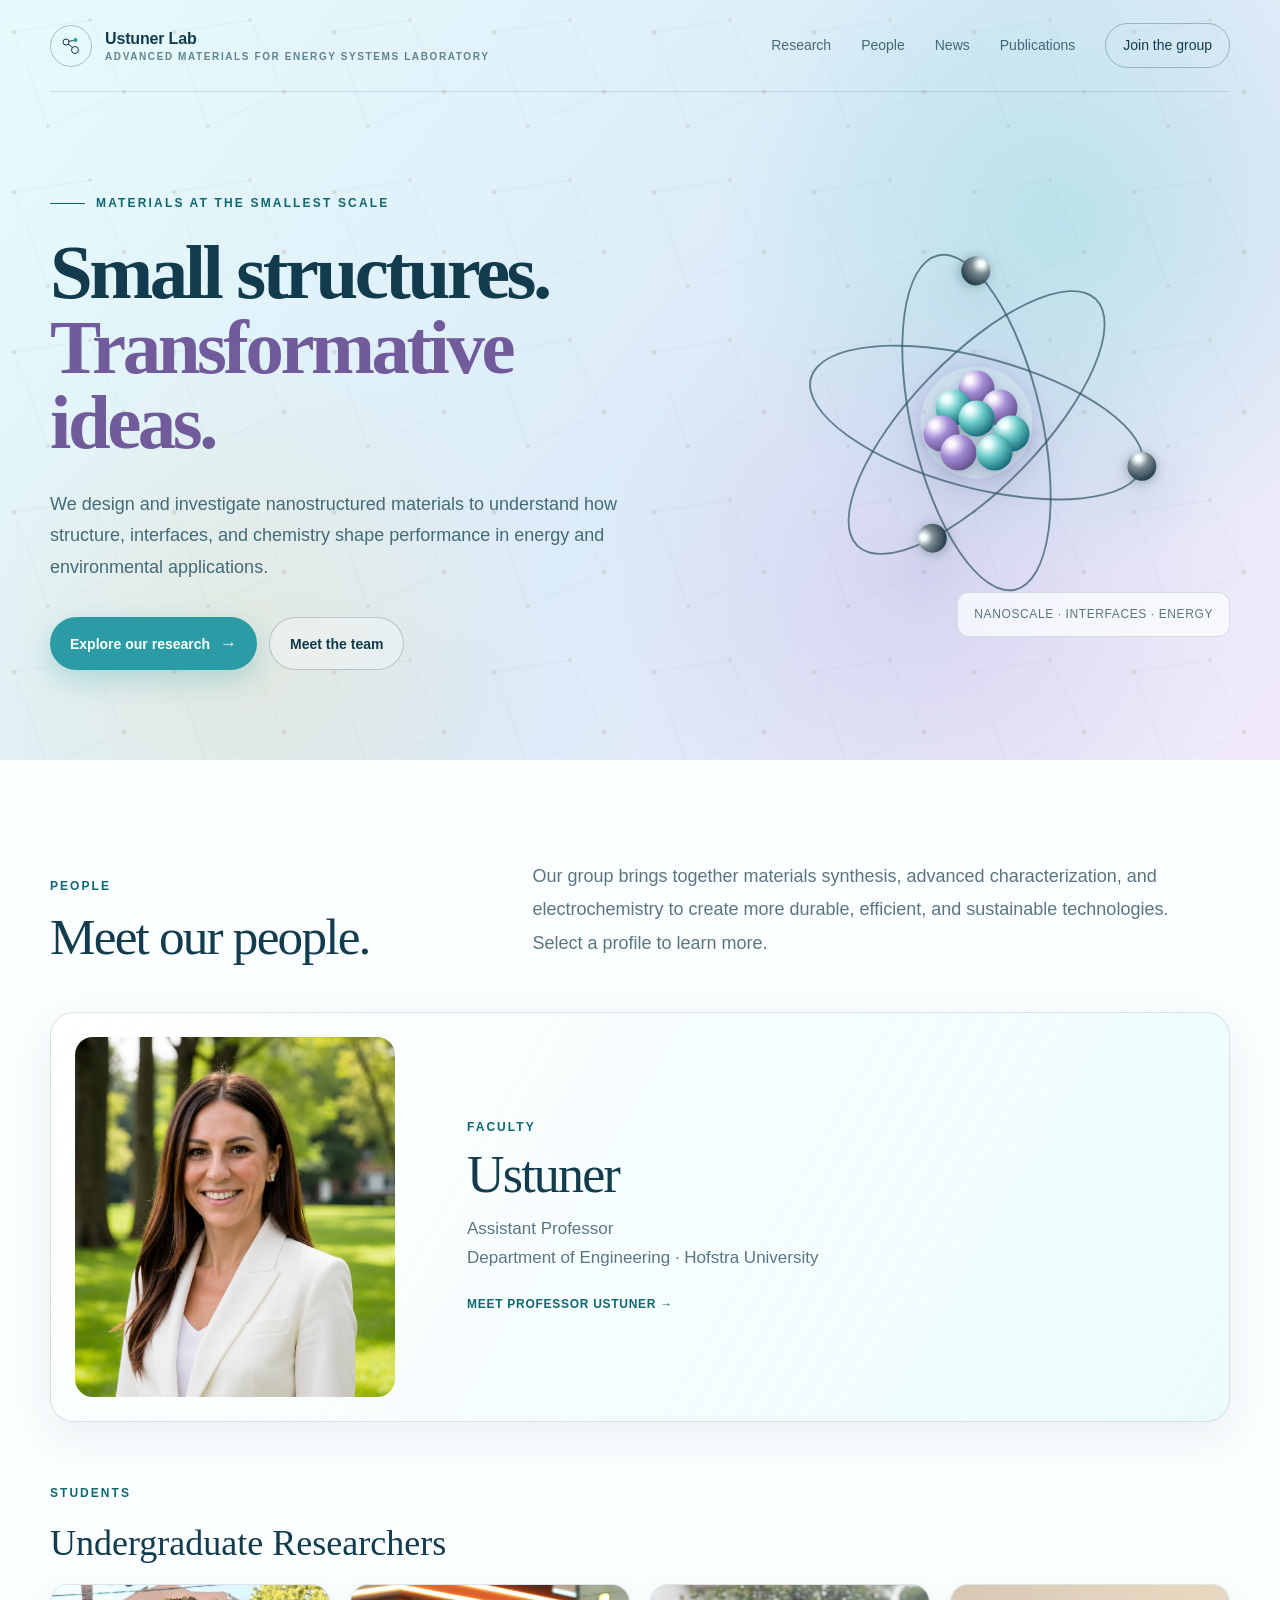
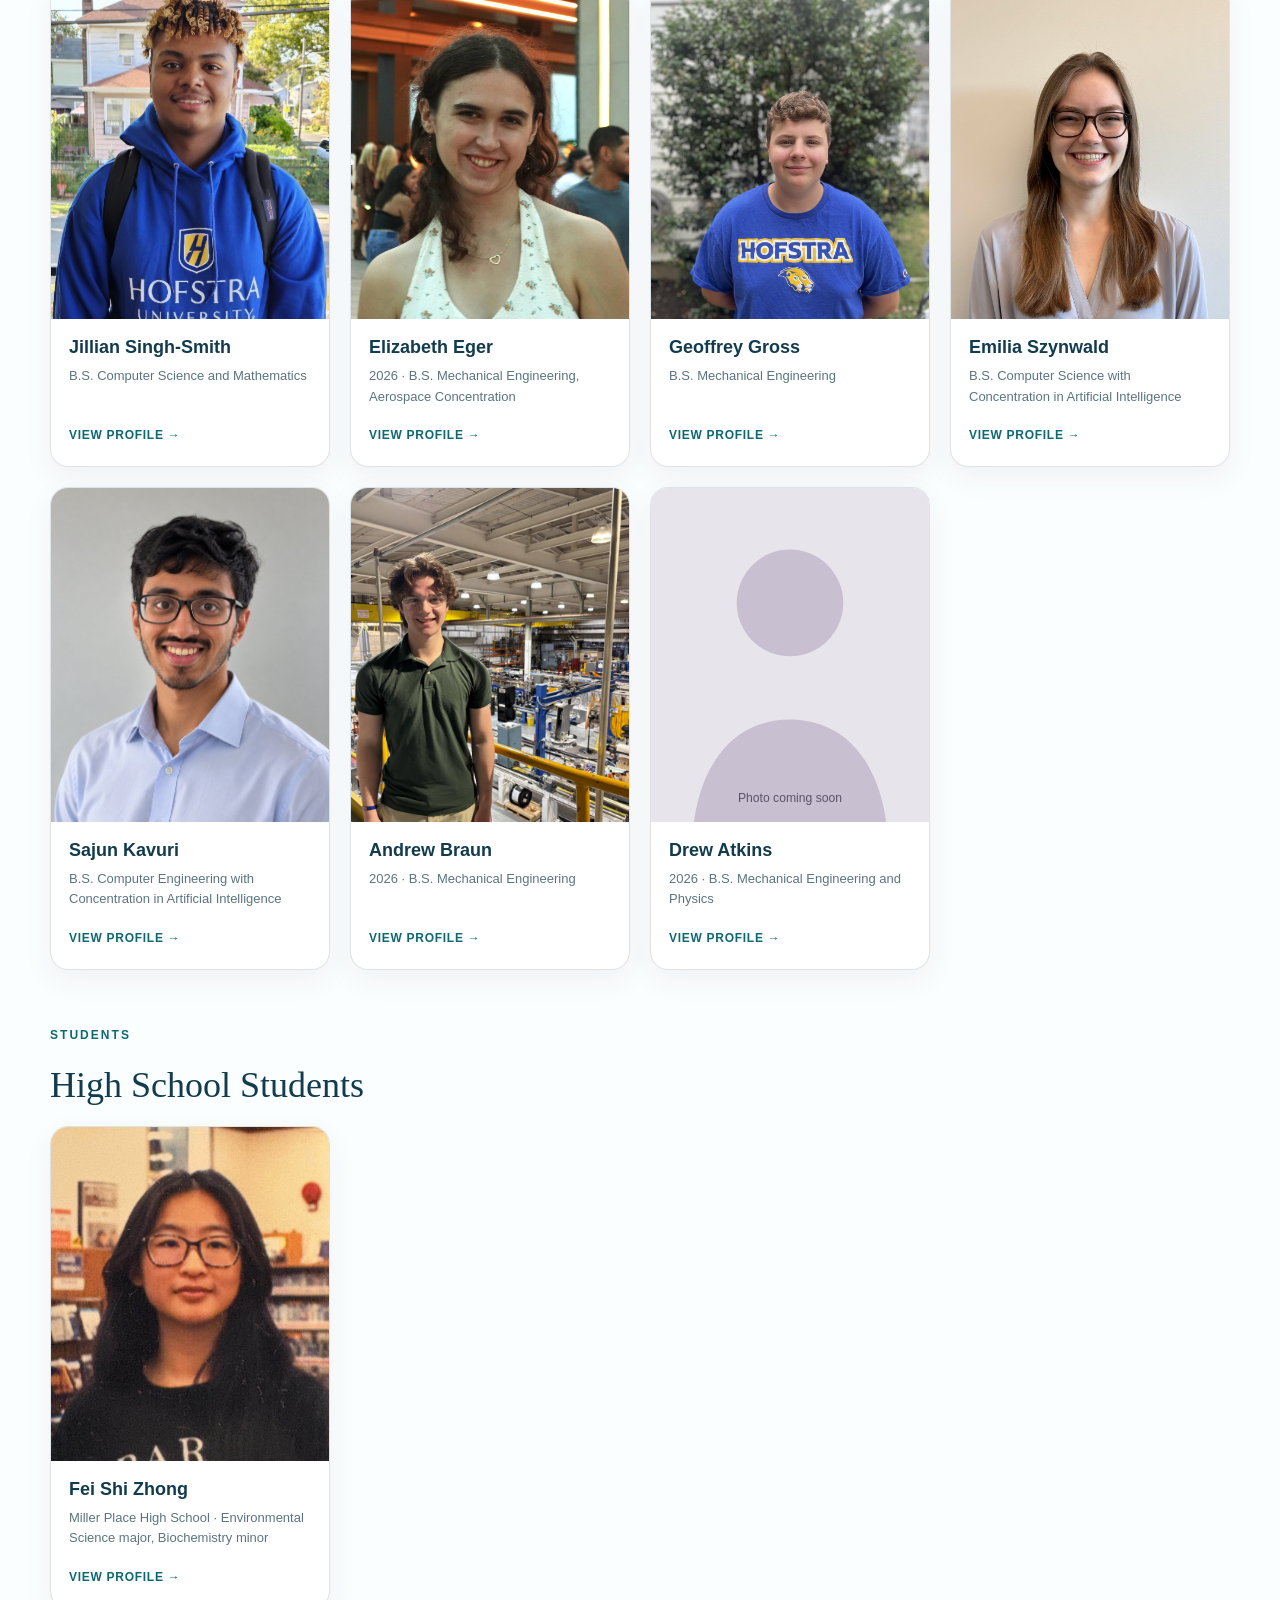
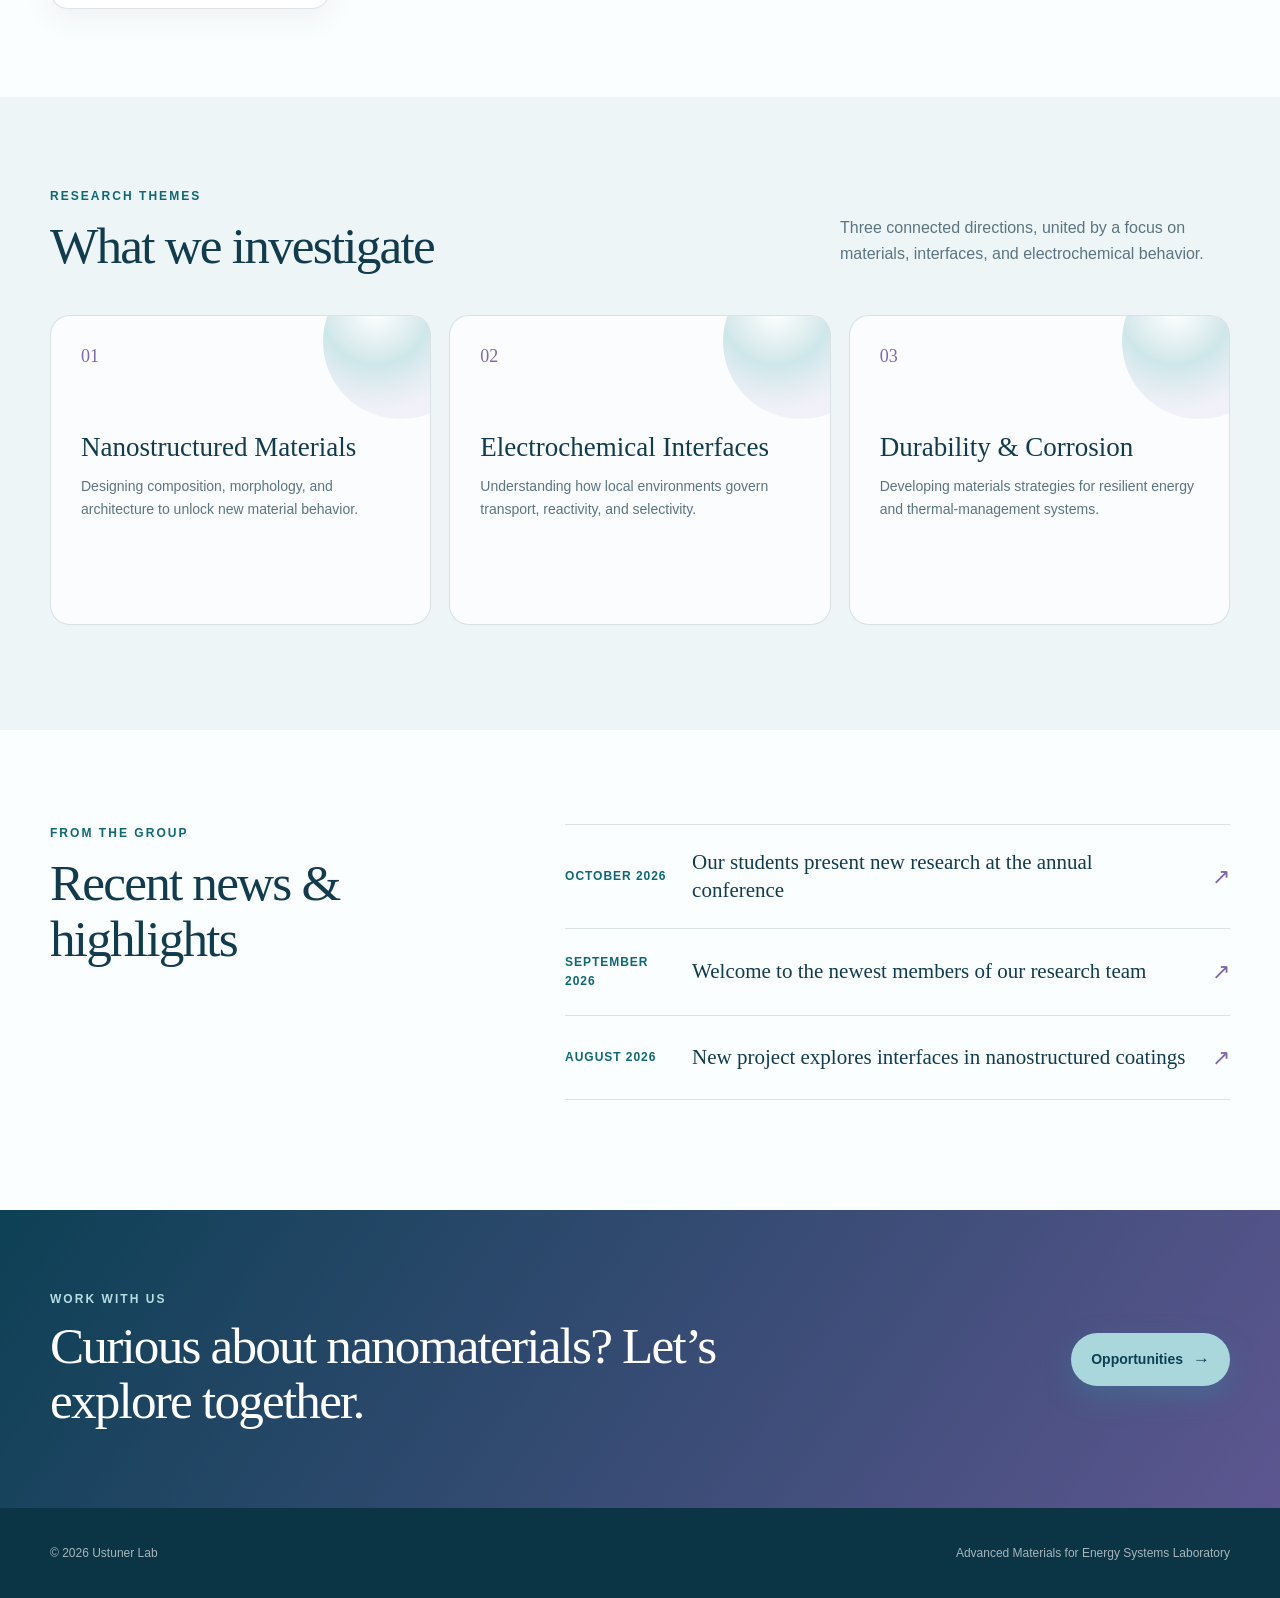
<file: index.html>
<!doctype html>
<html lang="en">
<head>
  <meta charset="utf-8" />
  <meta name="viewport" content="width=device-width, initial-scale=1" />
  <meta name="description" content="Ustuner Lab — Advanced Materials for Energy Systems Laboratory." />
  <title>Ustuner Lab — Advanced Materials for Energy Systems</title>
  <style>
    :root {
      --ink: #3d3041;
      --ink-soft: #706272;
      --navy: #4b3550;
      --teal: #d95f7f;
      --teal-deep: #a64264;
      --seafoam: #f8dbe5;
      --warm: #fbf5f7;
      --paper: #fffaf8;
      --copper: #ec775f;
      --line: rgba(70, 47, 73, .13);
      --shadow: 0 18px 60px rgba(115, 65, 98, .13);
    }

    * { box-sizing: border-box; }
    html { scroll-behavior: smooth; }
    body {
      margin: 0;
      color: var(--ink);
      background: var(--paper);
      font-family: Inter, ui-sans-serif, -apple-system, BlinkMacSystemFont, "Segoe UI", sans-serif;
      line-height: 1.6;
    }
    a { color: inherit; text-decoration: none; }
    button { font: inherit; }

    .site-header {
      position: absolute;
      z-index: 10;
      top: 0;
      left: 0;
      width: 100%;
      color: var(--ink);
    }
    .nav {
      width: min(1180px, calc(100% - 48px));
      margin: 0 auto;
      height: 92px;
      display: flex;
      align-items: center;
      justify-content: space-between;
      border-bottom: 1px solid rgba(67,46,70,.14);
    }
    .brand {
      display: flex;
      align-items: center;
      gap: 13px;
      font-weight: 650;
      letter-spacing: -.01em;
    }
    .brand-mark {
      width: 42px;
      height: 42px;
      display: grid;
      place-items: center;
      border: 1px solid rgba(78,50,79,.34);
      border-radius: 50%;
    }
    .brand small {
      display: block;
      margin-top: -3px;
      color: rgba(61,48,65,.62);
      font-size: 10px;
      font-weight: 600;
      letter-spacing: .16em;
      text-transform: uppercase;
    }
    .nav-links { display: flex; align-items: center; gap: 30px; font-size: 14px; }
    .nav-links a { color: rgba(61,48,65,.72); transition: .2s; }
    .nav-links a:hover { color: var(--ink); }
    .nav-cta {
      padding: 10px 17px;
      border: 1px solid rgba(74,48,75,.28);
      border-radius: 999px;
      color: var(--ink) !important;
    }

    .hero {
      min-height: 760px;
      position: relative;
      overflow: hidden;
      color: var(--ink);
      background:
        radial-gradient(circle at 83% 30%, rgba(237, 111, 146, .28), transparent 29%),
        radial-gradient(circle at 72% 77%, rgba(152, 130, 196, .22), transparent 30%),
        radial-gradient(circle at 19% 86%, rgba(246, 163, 122, .18), transparent 25%),
        linear-gradient(128deg, #fffaf6 0%, #fbe7ed 54%, #f2e6f6 100%);
    }
    .hero::after {
      content: "";
      position: absolute;
      inset: 0;
      pointer-events: none;
      opacity: .24;
      background-image: url("data:image/svg+xml,%3Csvg xmlns='http://www.w3.org/2000/svg' width='160' height='160' viewBox='0 0 160 160'%3E%3Cg fill='none' stroke='%2359687c' stroke-opacity='.25'%3E%3Ccircle cx='14' cy='32' r='2' fill='%23b89c76'/%3E%3Ccircle cx='90' cy='20' r='1.5' fill='%23b89c76'/%3E%3Ccircle cx='124' cy='92' r='2' fill='%23b89c76'/%3E%3Ccircle cx='48' cy='126' r='1.5' fill='%23b89c76'/%3E%3Cpath d='M14 32L90 20M90 20l34 72M124 92l-76 34M48 126L14 32'/%3E%3C/g%3E%3C/svg%3E");
    }
    .hero-inner {
      position: relative;
      z-index: 2;
      width: min(1180px, calc(100% - 48px));
      margin: 0 auto;
      min-height: 760px;
      display: grid;
      grid-template-columns: 1.08fr .92fr;
      align-items: center;
      gap: 76px;
      padding-top: 104px;
    }
    .eyebrow {
      display: flex;
      align-items: center;
      gap: 11px;
      margin-bottom: 22px;
      color: #b14568;
      font-size: 12px;
      font-weight: 700;
      letter-spacing: .18em;
      text-transform: uppercase;
    }
    .eyebrow::before { content: ""; width: 35px; height: 1px; background: currentColor; }
    h1 {
      margin: 0;
      max-width: 680px;
      font-family: Georgia, "Times New Roman", serif;
      font-size: clamp(50px, 6vw, 82px);
      font-weight: 400;
      line-height: .98;
      letter-spacing: -.045em;
    }
    .hero-copy p {
      max-width: 600px;
      margin: 28px 0 34px;
      color: rgba(61,48,65,.72);
      font-size: 18px;
      line-height: 1.75;
    }
    .actions { display: flex; gap: 12px; flex-wrap: wrap; }
    .button {
      display: inline-flex;
      align-items: center;
      gap: 10px;
      padding: 13px 20px;
      border-radius: 999px;
      font-size: 14px;
      font-weight: 650;
      transition: transform .2s, background .2s;
    }
    .button:hover { transform: translateY(-2px); }
    .button-primary { background: #d95f7f; color: white; box-shadow: 0 10px 28px rgba(193,69,105,.22); }
    .button-secondary { border: 1px solid rgba(78,50,79,.24); color: var(--ink); background: rgba(255,255,255,.3); }
    .arrow { font-size: 17px; }

    .nano-visual { position: relative; min-height: 470px; }
    .orb {
      position: absolute;
      left: 50%; top: 50%;
      width: 390px; height: 390px;
      transform: translate(-50%, -50%);
      border: 1px solid rgba(163, 78, 126, .23);
      border-radius: 50%;
      box-shadow: inset 0 0 90px rgba(222, 100, 145, .10), 0 0 90px rgba(137, 98, 176, .12);
    }
    .orb::before, .orb::after {
      content: "";
      position: absolute;
      border: 1px solid rgba(140, 78, 142, .20);
      border-radius: 50%;
    }
    .orb::before { inset: 48px -30px; transform: rotate(53deg); }
    .orb::after { inset: -25px 66px; transform: rotate(-39deg); }
    .node {
      position: absolute;
      width: var(--s); height: var(--s);
      border-radius: 50%;
      background: radial-gradient(circle at 33% 30%, #fff5f7 0 8%, #ef8aa5 34%, #bd4f78 72%);
      box-shadow: 0 8px 35px rgba(194, 74, 117, .27);
    }
    .n1 { --s: 104px; left: 41%; top: 36%; }
    .n2 { --s: 54px; left: 17%; top: 27%; }
    .n3 { --s: 70px; right: 12%; top: 22%; }
    .n4 { --s: 43px; left: 18%; bottom: 19%; }
    .n5 { --s: 57px; right: 17%; bottom: 15%; }
    .n3, .n5 { background: radial-gradient(circle at 33% 30%, #fbf7ff 0 8%, #b7a5dc 34%, #7a63a7 72%); }
    .n6 { --s: 24px; right: 3%; top: 49%; background: var(--copper); }
    .bond { position: absolute; height: 1px; background: rgba(123,82,133,.34); transform-origin: left center; }
    .b1 { width: 158px; left: 25%; top: 35%; transform: rotate(16deg); }
    .b2 { width: 150px; left: 50%; top: 42%; transform: rotate(-25deg); }
    .b3 { width: 146px; left: 27%; top: 63%; transform: rotate(-30deg); }
    .b4 { width: 138px; left: 52%; top: 54%; transform: rotate(39deg); }
    .visual-label {
      position: absolute;
      right: 0; bottom: 30px;
      padding: 12px 16px;
      border: 1px solid rgba(79,48,82,.13);
      border-radius: 12px;
      background: rgba(255, 250, 250, .62);
      backdrop-filter: blur(8px);
      color: rgba(67,45,70,.72);
      font-size: 12px;
      letter-spacing: .05em;
    }

    .people-section {
      width: min(1180px, calc(100% - 48px));
      margin: 0 auto;
      padding: 100px 0 88px;
    }
    .people-heading {
      display: grid;
      grid-template-columns: .72fr 1.28fr;
      gap: 90px;
      align-items: end;
      margin-bottom: 48px;
    }
    .people-heading-copy { max-width: 690px; padding-bottom: 4px; }
    .people-heading-copy p { margin: 0; color: var(--ink-soft); font-size: 18px; line-height: 1.85; }
    .faculty-feature {
      display: grid;
      grid-template-columns: minmax(220px, 320px) 1fr;
      gap: clamp(28px, 6vw, 72px);
      align-items: center;
      margin-bottom: 62px;
      padding: 24px;
      border: 1px solid var(--line);
      border-radius: 24px;
      background: linear-gradient(120deg, rgba(255,255,255,.96), rgba(251,245,247,.9));
      box-shadow: 0 14px 42px rgba(48,38,60,.07);
    }
    .faculty-feature img { display: block; width: 100%; aspect-ratio: 4 / 4.5; object-fit: cover; object-position: center 25%; border-radius: 18px; }
    .faculty-feature h3 { margin: 10px 0 12px; font-family: Georgia, "Times New Roman", serif; font-size: clamp(34px, 4.5vw, 52px); font-weight: 400; line-height: 1.08; letter-spacing: -.035em; }
    .faculty-feature p { margin: 0; color: var(--ink-soft); font-size: 17px; line-height: 1.7; }
    .faculty-feature .person-card-cta { display: inline-block; margin-top: 22px; }
    .student-group { margin-top: 56px; }
    .student-group-heading { display: flex; align-items: baseline; justify-content: space-between; gap: 20px; margin-bottom: 20px; }
    .student-group-heading h3 { margin: 0; font-family: Georgia, "Times New Roman", serif; font-size: clamp(26px, 3vw, 36px); font-weight: 400; line-height: 1.15; }
    .people-grid { display: grid; grid-template-columns: repeat(4, minmax(0, 1fr)); gap: 20px; }
    .person-card {
      display: block;
      overflow: hidden;
      border: 1px solid var(--line);
      border-radius: 18px;
      background: rgba(255,255,255,.88);
      box-shadow: 0 10px 30px rgba(48,38,60,.06);
      transition: transform .2s ease, box-shadow .2s ease;
    }
    .person-card:hover, .person-card:focus-visible { transform: translateY(-4px); box-shadow: var(--shadow); }
    .person-card:focus-visible { outline: 3px solid var(--teal); outline-offset: 3px; }
    .person-card img { display: block; width: 100%; aspect-ratio: 4 / 4.8; object-fit: cover; object-position: center 27%; }
    .person-card-info { padding: 17px 18px 19px; }
    .person-card h3 { margin: 0; font-size: 18px; line-height: 1.3; }
    .person-card p { min-height: 42px; margin: 7px 0 13px; color: var(--ink-soft); font-size: 13px; line-height: 1.55; }
    .person-card-cta { color: var(--teal-deep); font-size: 12px; font-weight: 750; letter-spacing: .06em; text-transform: uppercase; }
    .section-tag { color: var(--teal-deep); font-size: 12px; font-weight: 800; letter-spacing: .17em; text-transform: uppercase; }
    h2 {
      margin: 12px 0 0;
      font-family: Georgia, "Times New Roman", serif;
      font-size: clamp(36px, 4vw, 53px);
      font-weight: 400;
      line-height: 1.08;
      letter-spacing: -.035em;
    }
    .intro-copy { padding-top: 17px; }
    .intro-copy p { margin: 0; color: var(--ink-soft); font-size: 18px; line-height: 1.85; }
    .text-link {
      display: inline-flex;
      align-items: center;
      gap: 10px;
      margin-top: 27px;
      color: var(--teal-deep);
      font-size: 14px;
      font-weight: 750;
      border-bottom: 1px solid rgba(166,66,100,.35);
      padding-bottom: 3px;
    }

    .research { background: var(--warm); padding: 90px 0 105px; }
    .research-inner { width: min(1180px, calc(100% - 48px)); margin: 0 auto; }
    .section-head { display: flex; justify-content: space-between; gap: 40px; align-items: end; margin-bottom: 42px; }
    .section-head p { max-width: 390px; margin: 0 0 7px; color: var(--ink-soft); }
    .cards { display: grid; grid-template-columns: repeat(3, 1fr); gap: 18px; }
    .card {
      position: relative;
      min-height: 310px;
      padding: 30px;
      overflow: hidden;
      background: rgba(255,255,255,.72);
      border: 1px solid var(--line);
      border-radius: 20px;
      transition: transform .25s, box-shadow .25s;
    }
    .card:hover { transform: translateY(-5px); box-shadow: var(--shadow); }
    .card-no { color: var(--copper); font: 18px Georgia, serif; }
    .card h3 { margin: 65px 0 12px; font-family: Georgia, serif; font-size: 27px; font-weight: 400; line-height: 1.15; }
    .card p { margin: 0; color: var(--ink-soft); font-size: 14px; }
    .card-dot {
      position: absolute; right: -48px; top: -52px;
      width: 155px; height: 155px; border-radius: 50%;
      background: radial-gradient(circle at 34% 30%, rgba(255,255,255,.95), rgba(229,101,139,.22) 33%, rgba(145,113,190,.09) 68%);
    }

    .news {
      width: min(1180px, calc(100% - 48px));
      margin: 0 auto;
      padding: 94px 0 110px;
      display: grid;
      grid-template-columns: .78fr 1.22fr;
      gap: 90px;
    }
    .news-list { border-top: 1px solid var(--line); }
    .news-item { display: grid; grid-template-columns: 105px 1fr auto; gap: 22px; padding: 24px 0; border-bottom: 1px solid var(--line); align-items: center; }
    .date { color: var(--teal-deep); font-size: 12px; font-weight: 750; letter-spacing: .08em; text-transform: uppercase; }
    .news-item h3 { margin: 0; font-family: Georgia, serif; font-size: 21px; font-weight: 400; line-height: 1.3; }
    .news-item span:last-child { color: var(--copper); font-size: 22px; }

    .join { background: linear-gradient(125deg, #49354e, #754764); color: white; }
    .join-inner { width: min(1180px, calc(100% - 48px)); margin: 0 auto; padding: 80px 0; display: flex; justify-content: space-between; gap: 35px; align-items: center; }
    .join h2 { margin-top: 8px; max-width: 710px; }
    .join .section-tag { color: #f6b6c7; }
    .join .button-primary { background: #f4a0b8; color: #432f47; }

    footer { background: #302535; color: rgba(255,255,255,.64); }
    .footer-inner { width: min(1180px, calc(100% - 48px)); margin: 0 auto; min-height: 90px; display: flex; justify-content: space-between; align-items: center; gap: 25px; font-size: 12px; }

    /* Interactive palette comparison */
    body[data-theme="navy"] {
      --ink: #1c2e47; --ink-soft: #64707a; --teal: #294762; --teal-deep: #1d3855;
      --warm: #e8eaec; --paper: #f3f4f4; --copper: #b28f62; --line: rgba(28,46,71,.14);
      --hero-a: #f3f4f4; --hero-b: #e1e4e6; --hero-c: #eee8dc;
      --glow-a: rgba(178,143,98,.23); --glow-b: rgba(41,71,98,.18); --glow-c: rgba(210,196,173,.20);
      --node-a: #73879a; --node-b: #294762; --node-c: #c1a57d;
      --join-a: #152942; --join-b: #27445f; --footer: #102137;
    }
    body[data-theme="coastal"] {
      --ink: #15384c; --ink-soft: #58727e; --teal: #15a2b8; --teal-deep: #087b91;
      --warm: #edf7f6; --paper: #fbfdfc; --copper: #f2aa3d; --line: rgba(21,56,76,.13);
      --hero-a: #fbfdfc; --hero-b: #dff4f1; --hero-c: #e4eefb;
      --glow-a: rgba(21,162,184,.28); --glow-b: rgba(238,111,94,.20); --glow-c: rgba(242,170,61,.18);
      --node-a: #53c2ca; --node-b: #087b91; --node-c: #ee7767;
      --join-a: #15384c; --join-b: #087488; --footer: #0d3042;
    }
    body[data-theme="sage"] {
      --ink: #35423c; --ink-soft: #69766f; --teal: #728f78; --teal-deep: #526e5a;
      --warm: #f4f6f0; --paper: #fffdf8; --copper: #c88a3c; --line: rgba(53,66,60,.13);
      --hero-a: #fffdf8; --hero-b: #eef3e8; --hero-c: #f4eedf;
      --glow-a: rgba(112,150,121,.24); --glow-b: rgba(173,148,86,.17); --glow-c: rgba(204,135,60,.13);
      --node-a: #91ad92; --node-b: #58785f; --node-c: #d0ae68;
      --join-a: #34483d; --join-b: #60745f; --footer: #29372f;
    }
    body[data-theme="trio"] {
      --ink: #1f304f; --ink-soft: #667080; --teal: #8879b5; --teal-deep: #665791;
      --warm: #e5e7ea; --paper: #f2f3f5; --copper: #c77690; --line: rgba(31,48,79,.14);
      --hero-a: #f2f3f5; --hero-b: #e2e4e8; --hero-c: #e9e5f0;
      --glow-a: rgba(136,121,181,.25); --glow-b: rgba(31,48,79,.18); --glow-c: rgba(199,118,144,.16);
      --node-a: #a69bc9; --node-b: #665791; --node-c: #c77690;
      --join-a: #1b2c49; --join-b: #343d61; --footer: #15243d;
    }

    body[data-theme] .hero {
      background:
        radial-gradient(circle at 83% 30%, var(--glow-a), transparent 29%),
        radial-gradient(circle at 72% 77%, var(--glow-b), transparent 30%),
        radial-gradient(circle at 19% 86%, var(--glow-c), transparent 25%),
        linear-gradient(128deg, var(--hero-a) 0%, var(--hero-b) 54%, var(--hero-c) 100%);
    }
    body[data-theme] .site-header { color: var(--ink); }
    body[data-theme] .nav { border-color: color-mix(in srgb, var(--ink) 14%, transparent); }
    body[data-theme] .brand-mark, body[data-theme] .nav-cta { border-color: color-mix(in srgb, var(--ink) 30%, transparent); }
    body[data-theme] .brand small { color: color-mix(in srgb, var(--ink) 62%, transparent); }
    body[data-theme] .nav-links a { color: color-mix(in srgb, var(--ink) 74%, transparent); }
    body[data-theme] .nav-links a:hover, body[data-theme] .nav-cta { color: var(--ink) !important; }
    body[data-theme] .eyebrow { color: var(--teal-deep); }
    body[data-theme] .button-primary { background: var(--teal); color: white; box-shadow: 0 10px 28px color-mix(in srgb, var(--teal) 28%, transparent); }
    body[data-theme] .button-secondary { border-color: color-mix(in srgb, var(--ink) 24%, transparent); color: var(--ink); }
    body[data-theme] .node { background: radial-gradient(circle at 33% 30%, #fff 0 8%, var(--node-a) 34%, var(--node-b) 72%); box-shadow: 0 8px 35px color-mix(in srgb, var(--node-b) 28%, transparent); }
    body[data-theme] .n3, body[data-theme] .n5 { background: radial-gradient(circle at 33% 30%, #fff 0 8%, color-mix(in srgb, var(--node-c) 65%, white) 34%, var(--node-c) 72%); }
    body[data-theme] .n6 { background: var(--copper); }
    body[data-theme] .orb, body[data-theme] .orb::before, body[data-theme] .orb::after { border-color: color-mix(in srgb, var(--teal) 24%, transparent); }
    body[data-theme] .bond { background: color-mix(in srgb, var(--teal-deep) 35%, transparent); }
    body[data-theme] .visual-label { border-color: color-mix(in srgb, var(--ink) 14%, transparent); color: var(--ink-soft); }
    body[data-theme] .brand-mark svg circle[fill] { fill: var(--teal); }
    body[data-theme] .text-link { border-color: color-mix(in srgb, var(--teal-deep) 35%, transparent); }
    body[data-theme] .card-dot { background: radial-gradient(circle at 34% 30%, #fff, color-mix(in srgb, var(--teal) 22%, transparent) 36%, color-mix(in srgb, var(--node-c) 10%, transparent) 68%); }
    body[data-theme] .join { background: linear-gradient(125deg, var(--join-a), var(--join-b)); }
    body[data-theme] .join .section-tag { color: color-mix(in srgb, var(--teal) 35%, white); }
    body[data-theme] .join .button-primary { background: color-mix(in srgb, var(--teal) 40%, white); color: var(--join-a); }
    body[data-theme="navy"] .join .button-primary { background: #d2c0a4; color: #152942; }
    body[data-theme="coastal"] .hero::after { background-image: url("data:image/svg+xml,%3Csvg xmlns='http://www.w3.org/2000/svg' width='160' height='160' viewBox='0 0 160 160'%3E%3Cg fill='none' stroke='%2315a2b8' stroke-opacity='.25'%3E%3Ccircle cx='14' cy='32' r='2' fill='%23ee7767'/%3E%3Ccircle cx='90' cy='20' r='1.5' fill='%23f2aa3d'/%3E%3Ccircle cx='124' cy='92' r='2' fill='%23ee7767'/%3E%3Ccircle cx='48' cy='126' r='1.5' fill='%23f2aa3d'/%3E%3Cpath d='M14 32L90 20M90 20l34 72M124 92l-76 34M48 126L14 32'/%3E%3C/g%3E%3C/svg%3E"); }
    body[data-theme="coastal"] .join .button-primary { background: #f4b052; color: #15384c; }
    body[data-theme="trio"] .hero {
      color: white;
      background:
        radial-gradient(circle at 82% 30%, rgba(199,118,144,.32), transparent 29%),
        radial-gradient(circle at 69% 79%, rgba(136,121,181,.24), transparent 31%),
        linear-gradient(128deg, #14243d 0%, #1f304f 56%, #2c3e61 100%);
    }
    body[data-theme="trio"] .hero::after { background-image: url("data:image/svg+xml,%3Csvg xmlns='http://www.w3.org/2000/svg' width='160' height='160' viewBox='0 0 160 160'%3E%3Cg fill='none' stroke='%23a396c7' stroke-opacity='.28'%3E%3Ccircle cx='14' cy='32' r='2' fill='%23c77690'/%3E%3Ccircle cx='90' cy='20' r='1.5' fill='%23e2e4e8'/%3E%3Ccircle cx='124' cy='92' r='2' fill='%23c77690'/%3E%3Ccircle cx='48' cy='126' r='1.5' fill='%23e2e4e8'/%3E%3Cpath d='M14 32L90 20M90 20l34 72M124 92l-76 34M48 126L14 32'/%3E%3C/g%3E%3C/svg%3E"); }
    body[data-theme="trio"] .site-header { color: white; }
    body[data-theme="trio"] .nav { border-color: rgba(255,255,255,.18); }
    body[data-theme="trio"] .brand-mark, body[data-theme="trio"] .nav-cta { border-color: rgba(255,255,255,.38); }
    body[data-theme="trio"] .brand small { color: rgba(255,255,255,.66); }
    body[data-theme="trio"] .nav-links a { color: rgba(255,255,255,.78); }
    body[data-theme="trio"] .nav-links a:hover, body[data-theme="trio"] .nav-cta { color: white !important; }
    body[data-theme="trio"] .eyebrow { color: #dc92a9; }
    body[data-theme="trio"] .hero-copy p { color: rgba(255,255,255,.74); }
    body[data-theme="trio"] .hero .button-primary { background: #c77690; color: white; }
    body[data-theme="trio"] .hero .button-secondary { border-color: rgba(255,255,255,.32); color: white; background: rgba(255,255,255,.06); }
    body[data-theme="trio"] .visual-label { color: rgba(255,255,255,.76); border-color: rgba(255,255,255,.18); background: rgba(17,32,54,.45); }
    body[data-theme="trio"] .join { color: #1f304f; background: linear-gradient(125deg, #aa9dca, #8879b5); }
    body[data-theme="trio"] .join .section-tag { color: #1f304f; }
    body[data-theme="trio"] .join .button-primary { background: #1f304f; color: white; }
    body[data-theme] footer { background: var(--footer); }

    /* Deep sea and lilac palette from the selected reference design. */
    body[data-theme="deepsea-lilac"] {
      --ink:#123b4d; --ink-soft:#5b7580; --teal:#2b9ca5; --teal-deep:#0e6872;
      --warm:#eef5f6; --paper:#fbfeff; --copper:#9b5364; --line:rgba(18,59,77,.14);
      --hero-a:#e7fbfc; --hero-b:#dcebf8; --hero-c:#f1eafa;
      --glow-a:rgba(69,198,195,.25); --glow-b:rgba(164,139,214,.22); --glow-c:rgba(245,198,92,.16);
      --node-a:#68c9c6; --node-b:#176a7a; --node-c:#a48bd6;
      --join-a:#0d4055; --join-b:#5d5690; --footer:#0b3444;
      --lilac-accent:#725b9b; --copper:#8068ab;
    }
    body[data-theme="deepsea-lilac"] .hero-copy p { color:#456a77; }
    body[data-theme="deepsea-lilac"] .hero h1 span { font-weight:700; }
    body[data-theme="deepsea-lilac"] .small-structures { color:#123b4d; }
    body[data-theme="deepsea-lilac"] .transformative { color:var(--lilac-accent); }
    body[data-theme="deepsea-lilac"] .visual-label { background:rgba(251,254,255,.76); }
    body[data-theme="deepsea-lilac"] .faculty-feature { background:linear-gradient(120deg,rgba(255,255,255,.96),rgba(231,251,252,.75)); }
    body[data-theme="deepsea-lilac"] .student-group-heading { align-items:flex-start; justify-content:flex-start; flex-direction:column; text-align:left; }
    body[data-theme="deepsea-lilac"] .student-group-heading .section-tag,
    body[data-theme="deepsea-lilac"] .student-group-heading h3 { width:100%; text-align:left; }

    .reference-atom { position:absolute; left:50%; top:48%; width:min(395px,100%); aspect-ratio:1; transform:translate(-50%,-50%); filter:drop-shadow(0 18px 24px rgba(18,59,77,.14)); }
    .reference-orbit { position:absolute; left:50%; top:50%; width:87.3%; height:33.4%; transform-origin:center; border:2px solid rgba(47,85,98,.7); border-radius:50%; }
    .reference-orbit-a { transform:translate(-50%,-50%) rotate(15deg); animation:reference-orbit-a 13s linear infinite; }
    .reference-orbit-b { transform:translate(-50%,-50%) rotate(77deg); animation:reference-orbit-b 16s linear infinite; }
    .reference-orbit-c { transform:translate(-50%,-50%) rotate(-46deg); animation:reference-orbit-c 19s linear infinite; }
    .reference-electron { position:absolute; width:29px; height:29px; right:-15px; top:calc(50% - 15px); border-radius:50%; background:radial-gradient(circle at 31% 26%,#f5ffff 0 9%,#7b8990 34%,#263f4d 76%); box-shadow:0 2px 12px rgba(18,59,77,.35); }
    .reference-orbit-b .reference-electron { right:auto; left:8px; top:16px; }
    .reference-orbit-c .reference-electron { right:auto; left:42px; bottom:1px; top:auto; }
    .reference-nucleus { position:absolute; left:50%; top:50%; z-index:3; width:112px; height:112px; transform:translate(-50%,-50%); border-radius:50%; background:rgba(255,255,255,.13); box-shadow:0 0 28px rgba(164,139,214,.35); }
    .reference-nucleon { position:absolute; width:36px; height:36px; border-radius:50%; background:radial-gradient(circle at 31% 26%,#fbf8ff 0 8%,#a48bd6 38%,#65528e 78%); box-shadow:0 3px 12px rgba(18,59,77,.2); }
    .reference-nucleon:nth-child(2n) { background:radial-gradient(circle at 31% 26%,#efffff 0 8%,#68c9c6 38%,#176a7a 78%); }
    .reference-nucleon:nth-child(1) { left:38px; top:4px; }
    .reference-nucleon:nth-child(2) { left:15px; top:23px; }
    .reference-nucleon:nth-child(3) { left:61px; top:23px; }
    .reference-nucleon:nth-child(4) { left:38px; top:34px; }
    .reference-nucleon:nth-child(5) { left:3px; top:49px; }
    .reference-nucleon:nth-child(6) { left:73px; top:49px; }
    .reference-nucleon:nth-child(7) { left:20px; top:68px; }
    .reference-nucleon:nth-child(8) { left:56px; top:68px; }
    @keyframes reference-orbit-a { from { transform:translate(-50%,-50%) rotate(15deg); } to { transform:translate(-50%,-50%) rotate(375deg); } }
    @keyframes reference-orbit-b { from { transform:translate(-50%,-50%) rotate(77deg); } to { transform:translate(-50%,-50%) rotate(-283deg); } }
    @keyframes reference-orbit-c { from { transform:translate(-50%,-50%) rotate(-46deg); } to { transform:translate(-50%,-50%) rotate(314deg); } }
    @media (prefers-reduced-motion:reduce) { .reference-orbit { animation:none; } }

    .theme-picker {
      position: fixed; z-index: 30; right: 20px; bottom: 20px;
      width: 300px; padding: 14px 15px 13px;
      border: 1px solid rgba(45,39,54,.13); border-radius: 17px;
      background: rgba(255,255,255,.88); box-shadow: 0 13px 40px rgba(48,38,60,.16);
      backdrop-filter: blur(13px);
    }
    .theme-picker strong { display: block; margin-bottom: 9px; color: #393241; font-size: 12px; letter-spacing: .06em; text-transform: uppercase; }
    .theme-options { display: grid; grid-template-columns: repeat(4, 1fr); gap: 7px; }
    .theme-option { padding: 7px 4px 6px; border: 1px solid transparent; border-radius: 10px; background: transparent; color: #6e6571; cursor: pointer; font-size: 10px; }
    .theme-option:hover, .theme-option[aria-pressed="true"] { border-color: rgba(57,50,65,.18); background: white; color: #312b37; }
    .swatches { display: flex; justify-content: center; margin-bottom: 5px; }
    .swatches i { width: 15px; height: 15px; margin-left: -3px; border: 2px solid white; border-radius: 50%; box-shadow: 0 1px 4px rgba(0,0,0,.12); }
    .swatches i:first-child { margin-left: 0; }
    .navy i:nth-child(1) { background:#1c2e47; } .navy i:nth-child(2) { background:#b28f62; } .navy i:nth-child(3) { background:#e1e4e6; }
    .coastal i:nth-child(1) { background:#15a2b8; } .coastal i:nth-child(2) { background:#ee7767; } .coastal i:nth-child(3) { background:#f2aa3d; }
    .sage i:nth-child(1) { background:#728f78; } .sage i:nth-child(2) { background:#d0ae68; } .sage i:nth-child(3) { background:#f1e7cd; }
    .trio i:nth-child(1) { background:#1f304f; } .trio i:nth-child(2) { background:#8879b5; } .trio i:nth-child(3) { background:#e2e4e8; }

    @media (max-width: 900px) {
      .nav-links a:not(.nav-cta) { display: none; }
      .hero-inner { grid-template-columns: 1fr; padding: 160px 0 80px; }
      .nano-visual { min-height: 360px; }
      .hero { min-height: auto; }
      .people-heading, .news { grid-template-columns: 1fr; gap: 35px; }
      .faculty-feature { grid-template-columns: minmax(180px, 240px) 1fr; gap: 28px; }
      .people-grid { grid-template-columns: repeat(3, minmax(0, 1fr)); }
      .cards { grid-template-columns: 1fr; }
      .section-head { align-items: start; flex-direction: column; }
    }
    @media (max-width: 560px) {
      .nav, .hero-inner, .people-section, .research-inner, .news, .join-inner, .footer-inner { width: min(100% - 30px, 1180px); }
      .brand { font-size: 13px; }
      .brand small { font-size: 8px; }
      h1 { font-size: 49px; }
      .hero-copy p { font-size: 16px; }
      .nano-visual { transform: scale(.86); margin: -20px; }
      .people-section, .news { padding: 70px 0; }
      .people-heading { margin-bottom: 30px; }
      .faculty-feature { grid-template-columns: 1fr; gap: 20px; margin-bottom: 44px; padding: 16px; }
      .faculty-feature img { width: min(100%, 300px); }
      .people-grid { grid-template-columns: repeat(2, minmax(0, 1fr)); gap: 12px; }
      .person-card-info { padding: 12px; }
      .person-card h3 { font-size: 15px; }
      .person-card p { min-height: 54px; font-size: 12px; }
      .research { padding: 70px 0; }
      .join-inner { align-items: flex-start; flex-direction: column; }
      .news-item { grid-template-columns: 1fr auto; }
      .news-item .date { grid-column: 1 / -1; }
      .footer-inner { align-items: flex-start; flex-direction: column; justify-content: center; padding: 25px 0; }
      .theme-picker { right: 10px; bottom: 10px; width: 285px; }
    }
  </style>
</head>
<body data-theme="deepsea-lilac">
  <header class="site-header">
    <nav class="nav" aria-label="Primary navigation">
      <a class="brand" href="#">
        <span class="brand-mark" aria-hidden="true">
          <svg width="24" height="24" viewBox="0 0 24 24" fill="none"><circle cx="7" cy="8" r="3" stroke="currentColor"/><circle cx="16.5" cy="6" r="2" fill="#d95f7f"/><circle cx="16" cy="16" r="3.5" stroke="currentColor"/><path d="M9.7 7.4l4.8-.9M9.1 10.1l4.6 3.6" stroke="currentColor"/></svg>
        </span>
        <span>Ustuner Lab<small>Advanced Materials for Energy Systems Laboratory</small></span>
      </a>
      <div class="nav-links">
        <a href="#research">Research</a>
        <a href="#people">People</a>
        <a href="#news">News</a>
        <a href="#publications">Publications</a>
        <a class="nav-cta" href="#contact">Join the group</a>
      </div>
    </nav>
  </header>

  <main>
    <section class="hero">
      <div class="hero-inner">
        <div class="hero-copy">
          <div class="eyebrow">Materials at the smallest scale</div>
          <h1><span class="small-structures">Small structures.</span><br /><span class="transformative">Transformative ideas.</span></h1>
          <p>We design and investigate nanostructured materials to understand how structure, interfaces, and chemistry shape performance in energy and environmental applications.</p>
          <div class="actions">
            <a class="button button-primary" href="#research">Explore our research <span class="arrow">→</span></a>
            <a class="button button-secondary" href="#people">Meet the team</a>
          </div>
        </div>
        <div class="nano-visual" aria-label="Animated three-orbit atom with electrons and a clustered nucleus">
          <div class="reference-atom" aria-hidden="true">
            <div class="reference-orbit reference-orbit-a"><i class="reference-electron"></i></div>
            <div class="reference-orbit reference-orbit-b"><i class="reference-electron"></i></div>
            <div class="reference-orbit reference-orbit-c"><i class="reference-electron"></i></div>
            <div class="reference-nucleus">
              <i class="reference-nucleon"></i><i class="reference-nucleon"></i><i class="reference-nucleon"></i><i class="reference-nucleon"></i>
              <i class="reference-nucleon"></i><i class="reference-nucleon"></i><i class="reference-nucleon"></i><i class="reference-nucleon"></i>
            </div>
          </div>
          <div class="visual-label">NANOSCALE · INTERFACES · ENERGY</div>
        </div>
      </div>
    </section>

    <section class="people-section" id="people">
      <div class="people-heading">
        <div>
          <div class="section-tag">People</div>
          <h2>Meet our people.</h2>
        </div>
        <div class="people-heading-copy">
          <p>Our group brings together materials synthesis, advanced characterization, and electrochemistry to create more durable, efficient, and sustainable technologies. Select a profile to learn more.</p>
        </div>
      </div>
      <a class="faculty-feature" href="people/assistant-professor.html" aria-label="View Ustuner's professor profile">
        <img src="images/people/assistant-professor.jpg" alt="Portrait of Ustuner" loading="lazy" />
        <div>
          <div class="section-tag">Faculty</div>
          <h3>Ustuner</h3>
          <p>Assistant Professor<br />Department of Engineering · Hofstra University</p>
          <span class="person-card-cta">Meet Professor Ustuner →</span>
        </div>
      </a>
      <section class="student-group" aria-labelledby="undergraduate-heading">
        <div class="student-group-heading"><div class="section-tag">Students</div><h3 id="undergraduate-heading">Undergraduate Researchers</h3></div>
        <div class="people-grid">
          <a class="person-card" href="people/member-02.html" aria-label="View Jillian Singh-Smith's undergraduate profile">
            <img src="images/people/member-02.jpg" alt="Portrait of Jillian Singh-Smith" loading="lazy" />
            <div class="person-card-info"><h3>Jillian Singh-Smith</h3><p>B.S. Computer Science and Mathematics</p><span class="person-card-cta">View profile →</span></div>
          </a>
          <a class="person-card" href="people/member-03.html" aria-label="View Elizabeth Eger's undergraduate profile">
            <img src="images/people/member-03.jpg" alt="Portrait of Elizabeth Eger" loading="lazy" />
            <div class="person-card-info"><h3>Elizabeth Eger</h3><p>2026 · B.S. Mechanical Engineering, Aerospace Concentration</p><span class="person-card-cta">View profile →</span></div>
          </a>
          <a class="person-card" href="people/member-04.html" aria-label="View Geoffrey Gross's undergraduate profile">
            <img src="images/people/member-04.jpg" alt="Portrait of Geoffrey Gross" loading="lazy" />
            <div class="person-card-info"><h3>Geoffrey Gross</h3><p>B.S. Mechanical Engineering</p><span class="person-card-cta">View profile →</span></div>
          </a>
          <a class="person-card" href="people/member-05.html" aria-label="View Emilia Szynwald's undergraduate profile">
            <img src="images/people/member-05.jpg" alt="Portrait of Emilia Szynwald" loading="lazy" />
            <div class="person-card-info"><h3>Emilia Szynwald</h3><p>B.S. Computer Science with Concentration in Artificial Intelligence</p><span class="person-card-cta">View profile →</span></div>
          </a>
          <a class="person-card" href="people/member-06.html" aria-label="View Sajun Kavuri's undergraduate profile">
            <img src="images/people/member-06.jpg" alt="Portrait of Sajun Kavuri" loading="lazy" />
            <div class="person-card-info"><h3>Sajun Kavuri</h3><p>B.S. Computer Engineering with Concentration in Artificial Intelligence</p><span class="person-card-cta">View profile →</span></div>
          </a>
          <a class="person-card" href="people/member-07.html" aria-label="View Andrew Braun's undergraduate profile">
            <img src="images/people/member-07.jpg" alt="Portrait of Andrew Braun" loading="lazy" />
            <div class="person-card-info"><h3>Andrew Braun</h3><p>2026 · B.S. Mechanical Engineering</p><span class="person-card-cta">View profile →</span></div>
          </a>
          <a class="person-card" href="people/member-08.html" aria-label="View Drew Atkins's undergraduate profile">
            <img src="images/people/photo-placeholder.svg" alt="Photo placeholder for Drew Atkins" loading="lazy" />
            <div class="person-card-info"><h3>Drew Atkins</h3><p>2026 · B.S. Mechanical Engineering and Physics</p><span class="person-card-cta">View profile →</span></div>
          </a>
        </div>
      </section>
      <section class="student-group high-school-group" aria-labelledby="high-school-heading">
        <div class="student-group-heading"><div class="section-tag">Students</div><h3 id="high-school-heading">High School Students</h3></div>
        <div class="people-grid">
          <a class="person-card" href="people/member-01.html" aria-label="View Fei Shi's high school profile">
            <img src="images/people/fei-shi-zhong.jpg" alt="Portrait of Fei Shi Zhong" loading="lazy" />
            <div class="person-card-info"><h3>Fei Shi Zhong</h3><p>Miller Place High School · Environmental Science major, Biochemistry minor</p><span class="person-card-cta">View profile →</span></div>
          </a>
        </div>
      </section>
    </section>

    <section class="research" id="research">
      <div class="research-inner">
        <div class="section-head">
          <div><div class="section-tag">Research themes</div><h2>What we investigate</h2></div>
          <p>Three connected directions, united by a focus on materials, interfaces, and electrochemical behavior.</p>
        </div>
        <div class="cards">
          <article class="card"><div class="card-dot"></div><div class="card-no">01</div><h3>Nanostructured Materials</h3><p>Designing composition, morphology, and architecture to unlock new material behavior.</p></article>
          <article class="card"><div class="card-dot"></div><div class="card-no">02</div><h3>Electrochemical Interfaces</h3><p>Understanding how local environments govern transport, reactivity, and selectivity.</p></article>
          <article class="card"><div class="card-dot"></div><div class="card-no">03</div><h3>Durability &amp; Corrosion</h3><p>Developing materials strategies for resilient energy and thermal-management systems.</p></article>
        </div>
      </div>
    </section>

    <section class="news" id="news">
      <div><div class="section-tag">From the group</div><h2>Recent news &amp; highlights</h2></div>
      <div class="news-list">
        <a class="news-item" href="#"><span class="date">October 2026</span><h3>Our students present new research at the annual conference</h3><span>↗</span></a>
        <a class="news-item" href="#"><span class="date">September 2026</span><h3>Welcome to the newest members of our research team</h3><span>↗</span></a>
        <a class="news-item" href="#"><span class="date">August 2026</span><h3>New project explores interfaces in nanostructured coatings</h3><span>↗</span></a>
      </div>
    </section>

    <section class="join" id="contact">
      <div class="join-inner">
        <div><div class="section-tag">Work with us</div><h2>Curious about nanomaterials? Let’s explore together.</h2></div>
        <a class="button button-primary" href="mailto:your.email@university.edu">Opportunities <span class="arrow">→</span></a>
      </div>
    </section>
  </main>

  <footer><div class="footer-inner"><span>© 2026 Ustuner Lab</span><span>Advanced Materials for Energy Systems Laboratory</span></div></footer>
</body>
</html>
</file>
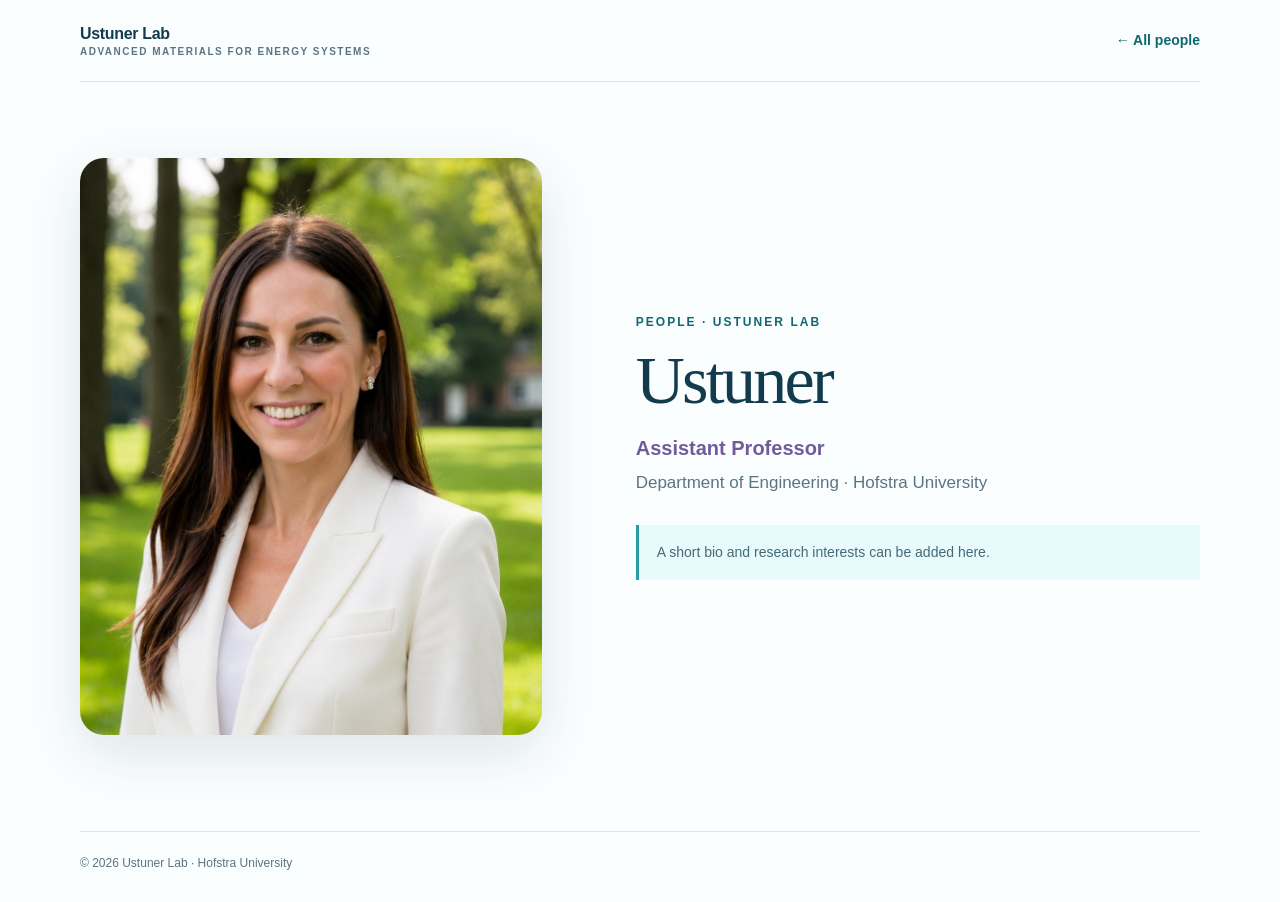
<file: people/assistant-professor.html>
<!doctype html>
<html lang="en">
<head>
  <meta charset="utf-8" />
  <meta name="viewport" content="width=device-width, initial-scale=1" />
  <meta name="description" content="Meet Ustuner at Ustuner Lab." />
  <title>Ustuner — Ustuner Lab</title>
  <link rel="stylesheet" href="../assets/people.css" />
</head>
<body>
  <header class="profile-topbar">
    <a class="profile-brand" href="../index.html#people">Ustuner Lab<small>Advanced Materials for Energy Systems</small></a>
    <a class="profile-back" href="../index.html#people">← All people</a>
  </header>
  <main class="profile-main">
    <article class="profile-layout">
      <img class="profile-photo" src="../images/people/assistant-professor.jpg" alt="Portrait of the assistant professor" />
      <div class="profile-content">
        <div class="profile-eyebrow">People · Ustuner Lab</div>
        <h1>Ustuner</h1>
        <p class="profile-role">Assistant Professor</p>
        <p class="profile-affiliation">Department of Engineering · Hofstra University</p>
        <div class="profile-note">A short bio and research interests can be added here.</div>
      </div>
    </article>
  </main>
  <footer class="profile-footer">© 2026 Ustuner Lab · Hofstra University</footer>
</body>
</html>
</file>
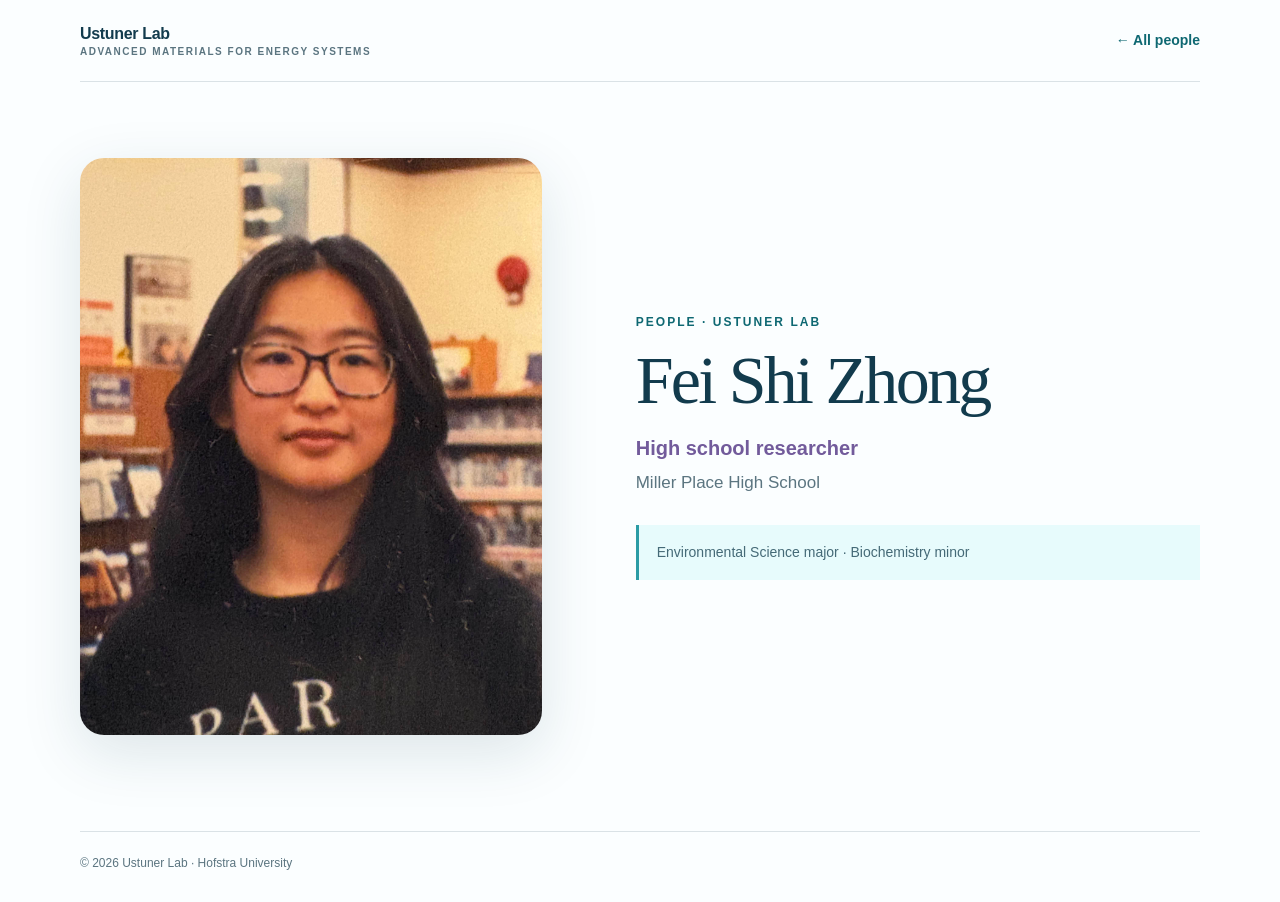
<file: people/member-01.html>
<!doctype html>
<html lang="en">
<head>
  <meta charset="utf-8" />
  <meta name="viewport" content="width=device-width, initial-scale=1" />
  <meta name="description" content="Meet Fei Shi Zhong, a high school researcher at Ustuner Lab." />
  <title>Fei Shi Zhong — Ustuner Lab</title>
  <link rel="stylesheet" href="../assets/people.css" />
</head>
<body>
  <header class="profile-topbar">
    <a class="profile-brand" href="../index.html#people">Ustuner Lab<small>Advanced Materials for Energy Systems</small></a>
    <a class="profile-back" href="../index.html#people">← All people</a>
  </header>
  <main class="profile-main">
    <article class="profile-layout">
      <img class="profile-photo" src="../images/people/fei-shi-zhong.jpg" alt="Portrait of Fei Shi Zhong" />
      <div class="profile-content">
        <div class="profile-eyebrow">People · Ustuner Lab</div>
        <h1>Fei Shi Zhong</h1>
        <p class="profile-role">High school researcher</p>
        <p class="profile-affiliation">Miller Place High School</p>
        <div class="profile-note">Environmental Science major · Biochemistry minor</div>
      </div>
    </article>
  </main>
  <footer class="profile-footer">© 2026 Ustuner Lab · Hofstra University</footer>
</body>
</html>
</file>
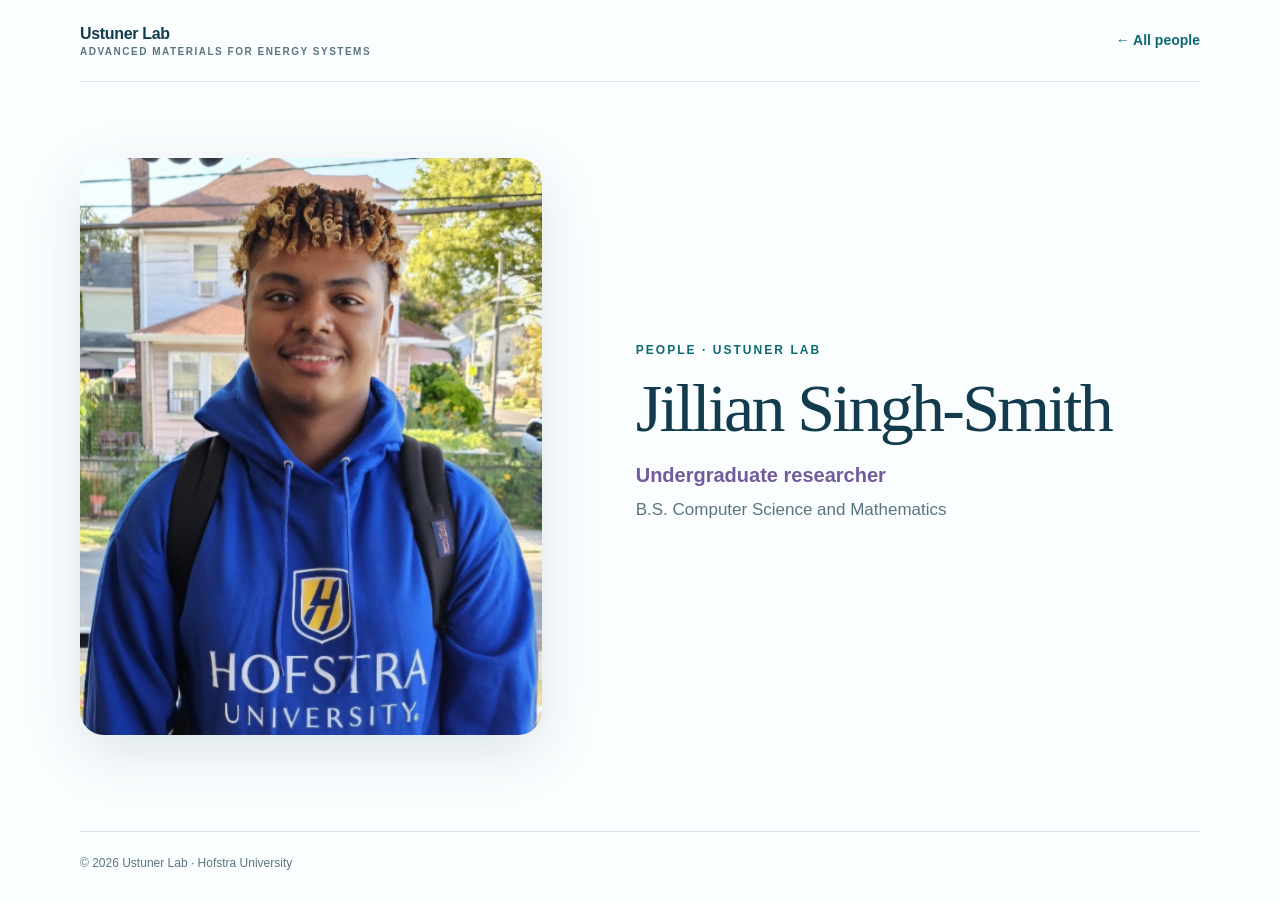
<file: people/member-02.html>
<!doctype html>
<html lang="en">
<head>
  <meta charset="utf-8" />
  <meta name="viewport" content="width=device-width, initial-scale=1" />
  <meta name="description" content="Meet Jillian Singh-Smith, an undergraduate researcher at Ustuner Lab." />
  <title>Jillian Singh-Smith — Ustuner Lab</title>
  <link rel="stylesheet" href="../assets/people.css" />
</head>
<body>
  <header class="profile-topbar">
    <a class="profile-brand" href="../index.html#people">Ustuner Lab<small>Advanced Materials for Energy Systems</small></a>
    <a class="profile-back" href="../index.html#people">← All people</a>
  </header>
  <main class="profile-main">
    <article class="profile-layout">
      <img class="profile-photo" src="../images/people/member-02.jpg" alt="Portrait of Jillian Singh-Smith" />
      <div class="profile-content">
        <div class="profile-eyebrow">People · Ustuner Lab</div>
        <h1>Jillian Singh-Smith</h1>
        <p class="profile-role">Undergraduate researcher</p>
        <p class="profile-affiliation">B.S. Computer Science and Mathematics</p>
      </div>
    </article>
  </main>
  <footer class="profile-footer">© 2026 Ustuner Lab · Hofstra University</footer>
</body>
</html>
</file>
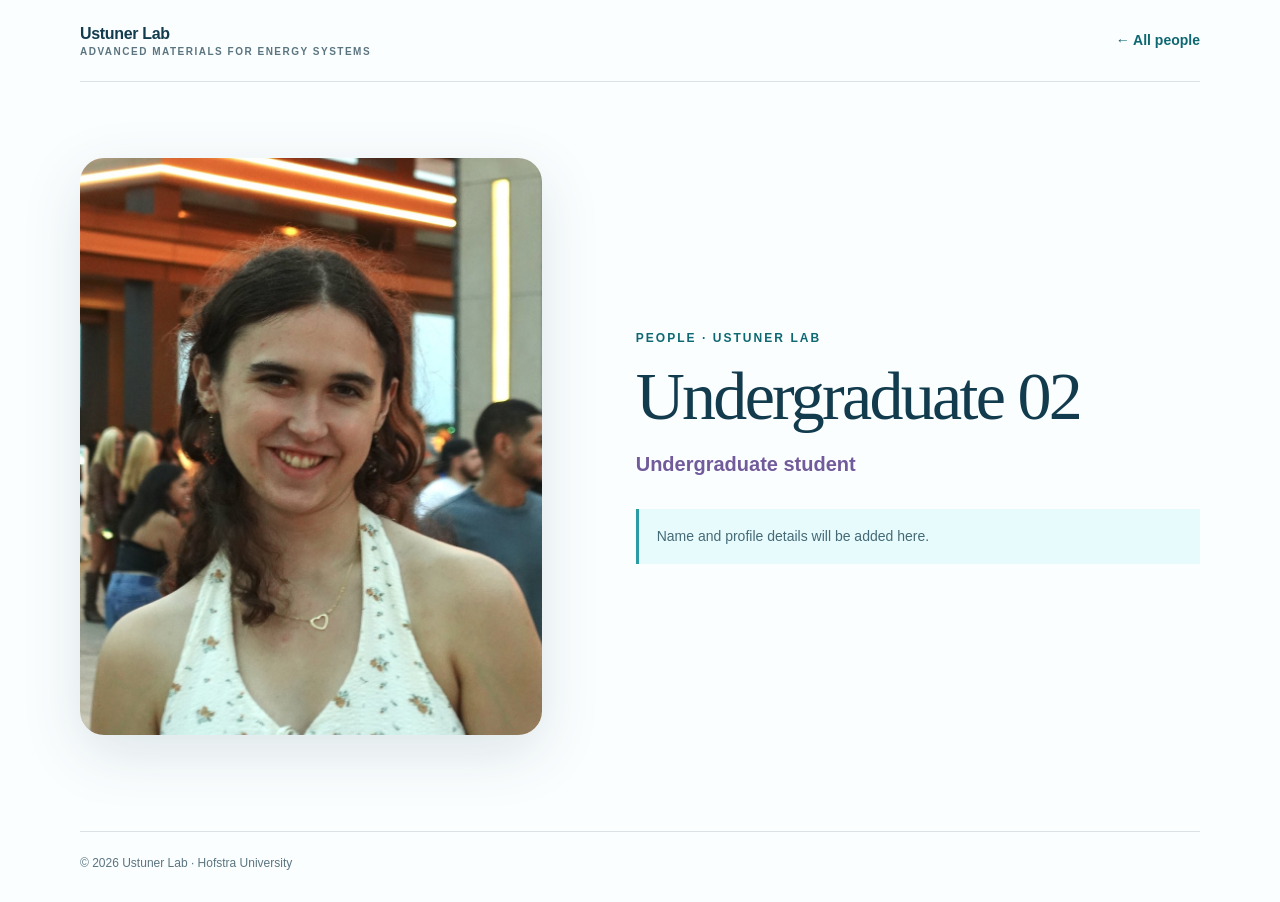
<file: people/member-03.html>
<!doctype html>
<html lang="en">
<head>
  <meta charset="utf-8" />
  <meta name="viewport" content="width=device-width, initial-scale=1" />
  <meta name="description" content="Meet Undergraduate Researcher 02 at Ustuner Lab." />
  <title>Undergraduate Researcher 02 — Ustuner Lab</title>
  <link rel="stylesheet" href="../assets/people.css" />
</head>
<body>
  <header class="profile-topbar">
    <a class="profile-brand" href="../index.html#people">Ustuner Lab<small>Advanced Materials for Energy Systems</small></a>
    <a class="profile-back" href="../index.html#people">← All people</a>
  </header>
  <main class="profile-main">
    <article class="profile-layout">
      <img class="profile-photo" src="../images/people/member-03.jpg" alt="Portrait of Lab Member 03" />
      <div class="profile-content">
        <div class="profile-eyebrow">People · Ustuner Lab</div>
        <h1>Undergraduate 02</h1>
        <p class="profile-role">Undergraduate student</p>
        
        <div class="profile-note">Name and profile details will be added here.</div>
      </div>
    </article>
  </main>
  <footer class="profile-footer">© 2026 Ustuner Lab · Hofstra University</footer>
</body>
</html>
</file>
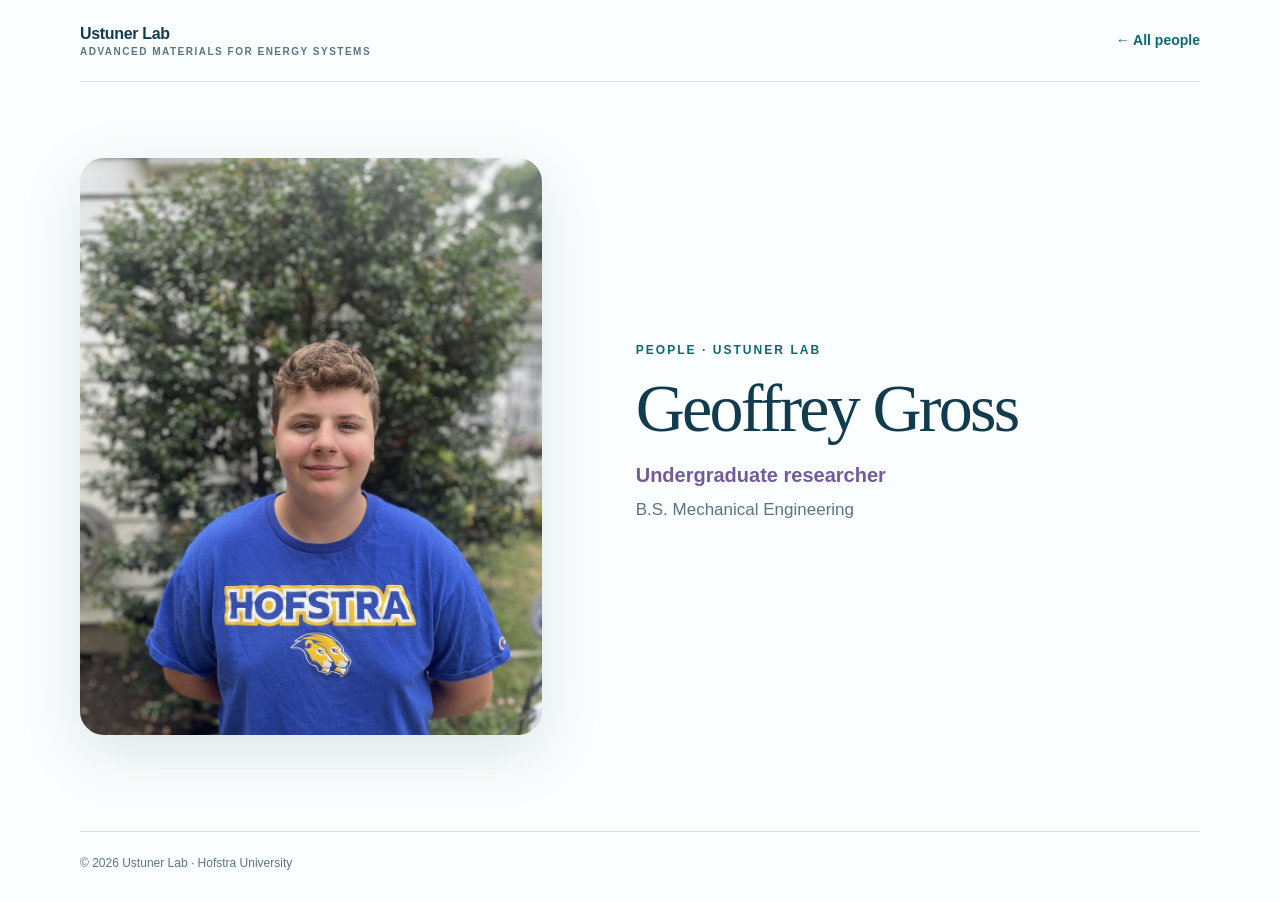
<file: people/member-04.html>
<!doctype html>
<html lang="en">
<head>
  <meta charset="utf-8" />
  <meta name="viewport" content="width=device-width, initial-scale=1" />
  <meta name="description" content="Meet Geoffrey Gross, an undergraduate researcher at Ustuner Lab." />
  <title>Geoffrey Gross — Ustuner Lab</title>
  <link rel="stylesheet" href="../assets/people.css" />
</head>
<body>
  <header class="profile-topbar">
    <a class="profile-brand" href="../index.html#people">Ustuner Lab<small>Advanced Materials for Energy Systems</small></a>
    <a class="profile-back" href="../index.html#people">← All people</a>
  </header>
  <main class="profile-main">
    <article class="profile-layout">
      <img class="profile-photo" src="../images/people/member-04.jpg" alt="Portrait of Geoffrey Gross" />
      <div class="profile-content">
        <div class="profile-eyebrow">People · Ustuner Lab</div>
        <h1>Geoffrey Gross</h1>
        <p class="profile-role">Undergraduate researcher</p>
        <p class="profile-affiliation">B.S. Mechanical Engineering</p>
      </div>
    </article>
  </main>
  <footer class="profile-footer">© 2026 Ustuner Lab · Hofstra University</footer>
</body>
</html>
</file>
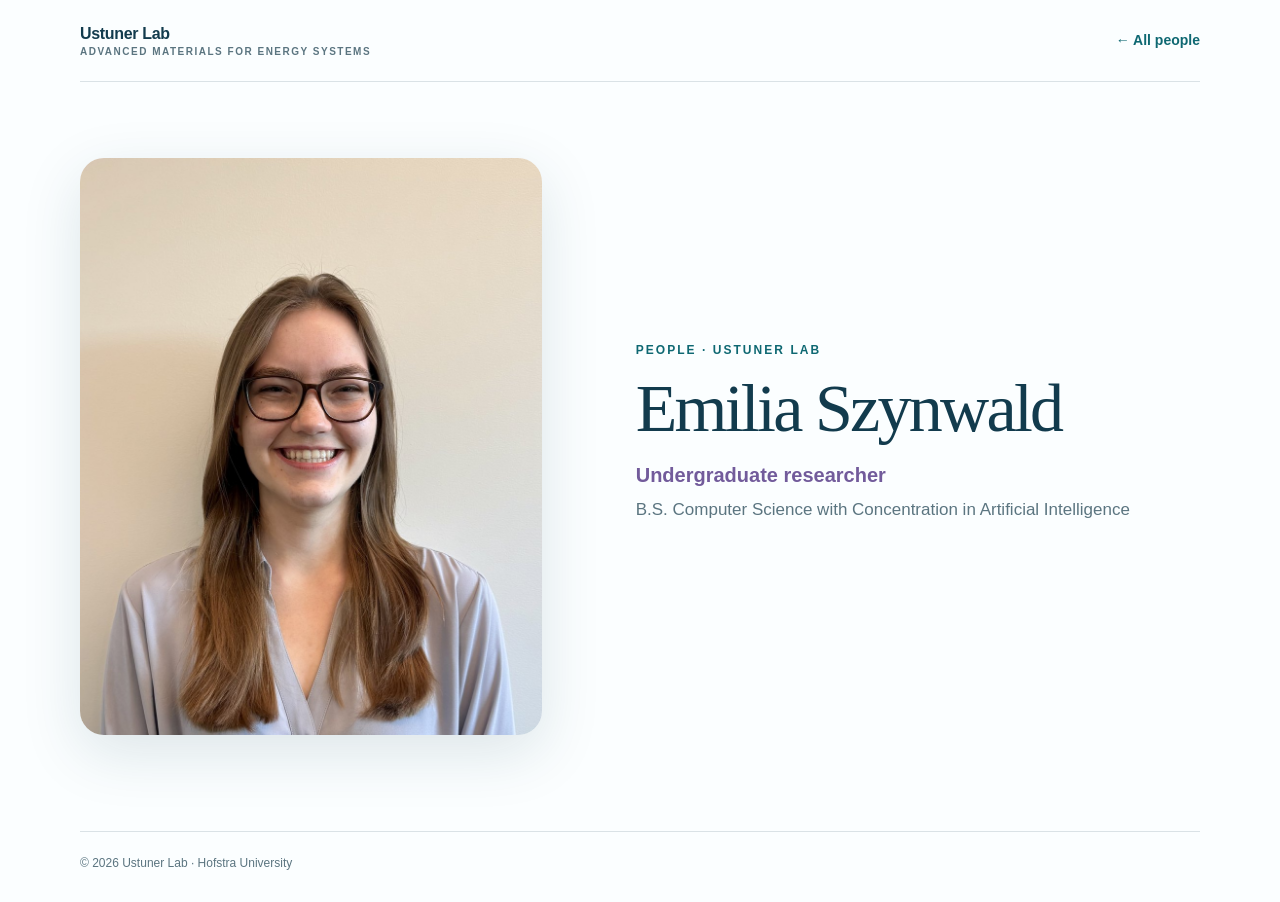
<file: people/member-05.html>
<!doctype html>
<html lang="en">
<head>
  <meta charset="utf-8" />
  <meta name="viewport" content="width=device-width, initial-scale=1" />
  <meta name="description" content="Meet Emilia Szynwald, an undergraduate researcher at Ustuner Lab." />
  <title>Emilia Szynwald — Ustuner Lab</title>
  <link rel="stylesheet" href="../assets/people.css" />
</head>
<body>
  <header class="profile-topbar">
    <a class="profile-brand" href="../index.html#people">Ustuner Lab<small>Advanced Materials for Energy Systems</small></a>
    <a class="profile-back" href="../index.html#people">← All people</a>
  </header>
  <main class="profile-main">
    <article class="profile-layout">
      <img class="profile-photo" src="../images/people/member-05.jpg" alt="Portrait of Emilia Szynwald" />
      <div class="profile-content">
        <div class="profile-eyebrow">People · Ustuner Lab</div>
        <h1>Emilia Szynwald</h1>
        <p class="profile-role">Undergraduate researcher</p>
        <p class="profile-affiliation">B.S. Computer Science with Concentration in Artificial Intelligence</p>
      </div>
    </article>
  </main>
  <footer class="profile-footer">© 2026 Ustuner Lab · Hofstra University</footer>
</body>
</html>
</file>
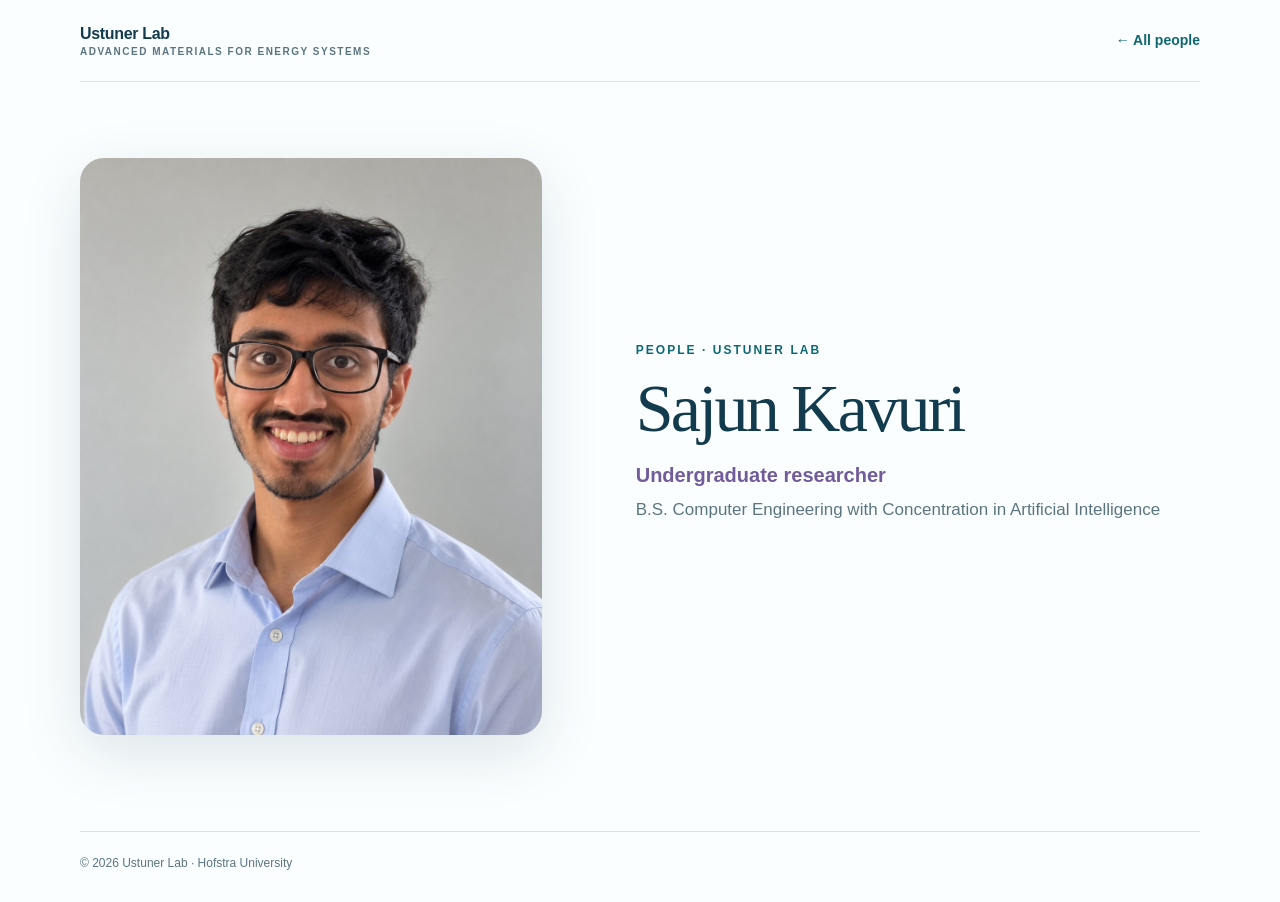
<file: people/member-06.html>
<!doctype html>
<html lang="en">
<head>
  <meta charset="utf-8" />
  <meta name="viewport" content="width=device-width, initial-scale=1" />
  <meta name="description" content="Meet Sajun Kavuri, an undergraduate researcher at Ustuner Lab." />
  <title>Sajun Kavuri — Ustuner Lab</title>
  <link rel="stylesheet" href="../assets/people.css" />
</head>
<body>
  <header class="profile-topbar">
    <a class="profile-brand" href="../index.html#people">Ustuner Lab<small>Advanced Materials for Energy Systems</small></a>
    <a class="profile-back" href="../index.html#people">← All people</a>
  </header>
  <main class="profile-main">
    <article class="profile-layout">
      <img class="profile-photo" src="../images/people/member-06.jpg" alt="Portrait of Sajun Kavuri" />
      <div class="profile-content">
        <div class="profile-eyebrow">People · Ustuner Lab</div>
        <h1>Sajun Kavuri</h1>
        <p class="profile-role">Undergraduate researcher</p>
        <p class="profile-affiliation">B.S. Computer Engineering with Concentration in Artificial Intelligence</p>
      </div>
    </article>
  </main>
  <footer class="profile-footer">© 2026 Ustuner Lab · Hofstra University</footer>
</body>
</html>
</file>
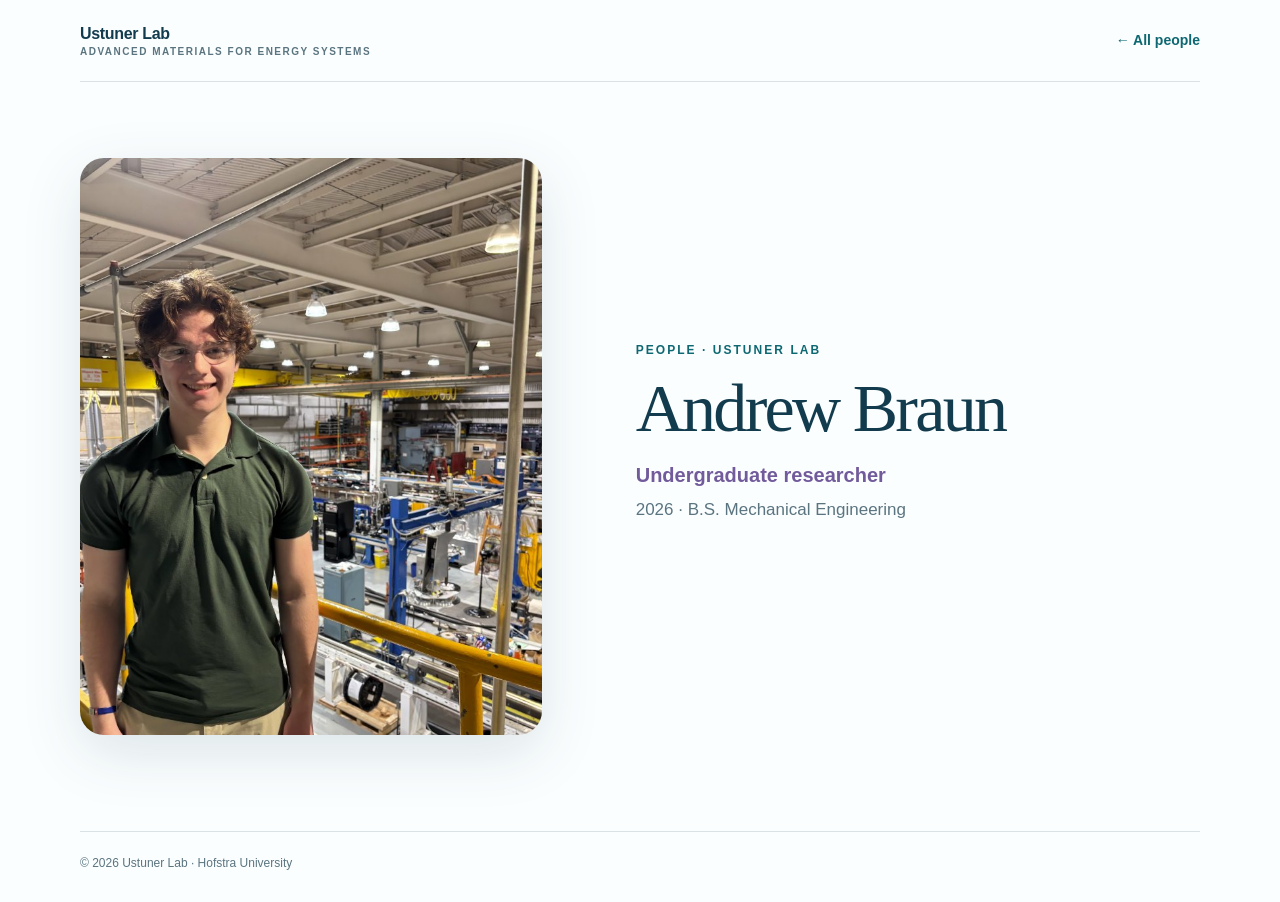
<file: people/member-07.html>
<!doctype html>
<html lang="en">
<head>
  <meta charset="utf-8" />
  <meta name="viewport" content="width=device-width, initial-scale=1" />
  <meta name="description" content="Meet Andrew Braun, an undergraduate researcher at Ustuner Lab." />
  <title>Andrew Braun — Ustuner Lab</title>
  <link rel="stylesheet" href="../assets/people.css" />
</head>
<body>
  <header class="profile-topbar">
    <a class="profile-brand" href="../index.html#people">Ustuner Lab<small>Advanced Materials for Energy Systems</small></a>
    <a class="profile-back" href="../index.html#people">← All people</a>
  </header>
  <main class="profile-main">
    <article class="profile-layout">
      <img class="profile-photo" src="../images/people/member-07.jpg" alt="Portrait of Andrew Braun" />
      <div class="profile-content">
        <div class="profile-eyebrow">People · Ustuner Lab</div>
        <h1>Andrew Braun</h1>
        <p class="profile-role">Undergraduate researcher</p>
        <p class="profile-affiliation">2026 · B.S. Mechanical Engineering</p>
      </div>
    </article>
  </main>
  <footer class="profile-footer">© 2026 Ustuner Lab · Hofstra University</footer>
</body>
</html>
</file>
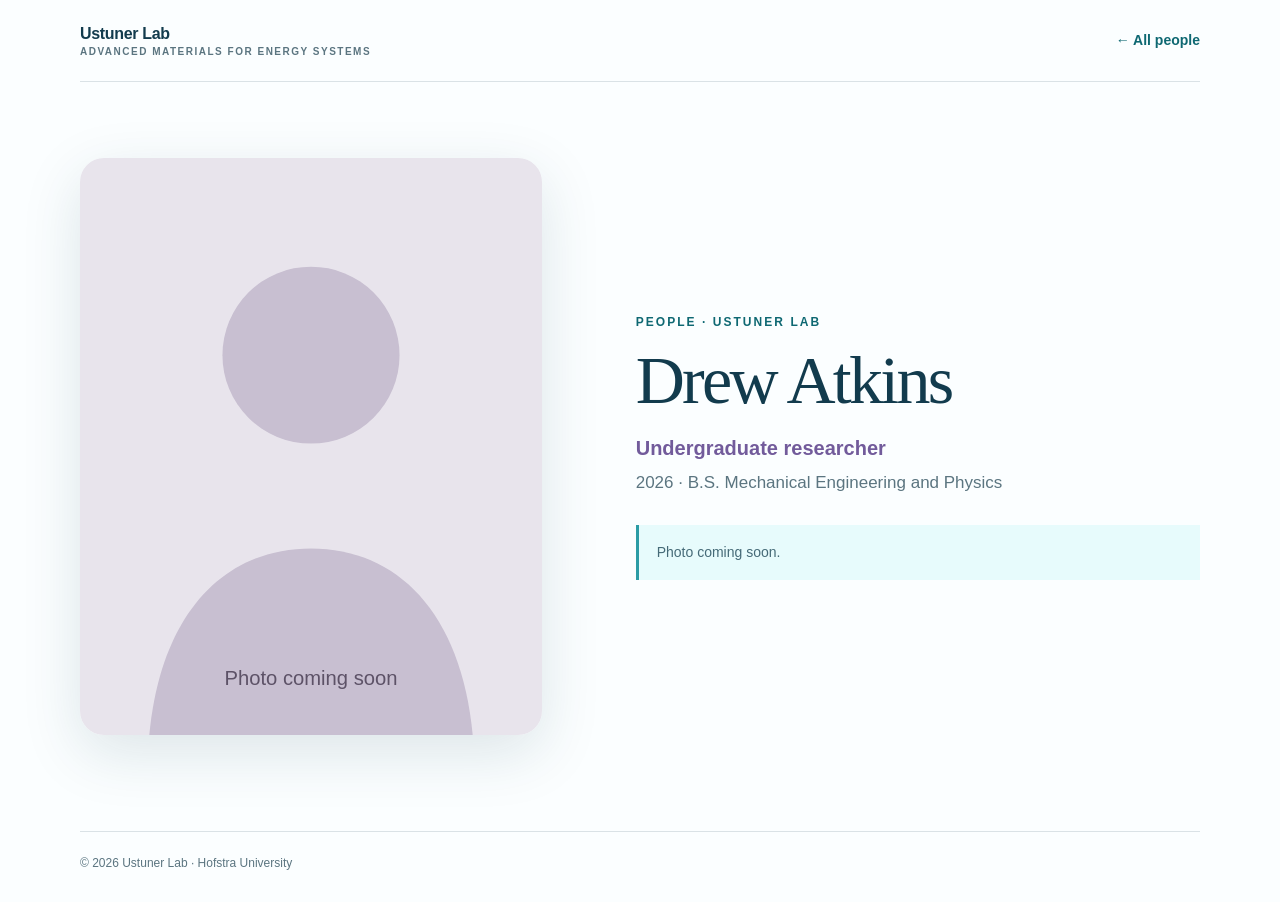
<file: people/member-08.html>
<!doctype html>
<html lang="en">
<head>
  <meta charset="utf-8" />
  <meta name="viewport" content="width=device-width, initial-scale=1" />
  <meta name="description" content="Meet Drew Atkins, an undergraduate researcher at Ustuner Lab." />
  <title>Drew Atkins — Ustuner Lab</title>
  <link rel="stylesheet" href="../assets/people.css" />
</head>
<body>
  <header class="profile-topbar">
    <a class="profile-brand" href="../index.html#people">Ustuner Lab<small>Advanced Materials for Energy Systems</small></a>
    <a class="profile-back" href="../index.html#people">← All people</a>
  </header>
  <main class="profile-main">
    <article class="profile-layout">
      <img class="profile-photo" src="../images/people/photo-placeholder.svg" alt="Photo placeholder for Drew Atkins" />
      <div class="profile-content">
        <div class="profile-eyebrow">People · Ustuner Lab</div>
        <h1>Drew Atkins</h1>
        <p class="profile-role">Undergraduate researcher</p>
        <p class="profile-affiliation">2026 · B.S. Mechanical Engineering and Physics</p>
        <div class="profile-note">Photo coming soon.</div>
      </div>
    </article>
  </main>
  <footer class="profile-footer">© 2026 Ustuner Lab · Hofstra University</footer>
</body>
</html>
</file>
<file: assets/people.css>
* { box-sizing: border-box; }
html { scroll-behavior: smooth; }
body { margin: 0; color: #123b4d; background: #fbfeff; font-family: Inter, ui-sans-serif, -apple-system, BlinkMacSystemFont, "Segoe UI", sans-serif; line-height: 1.65; }
a { color: inherit; text-decoration: none; }
.profile-topbar { width: min(1120px, calc(100% - 48px)); height: 82px; margin: 0 auto; display: flex; align-items: center; justify-content: space-between; border-bottom: 1px solid rgba(18,59,77,.14); }
.profile-brand { font-weight: 750; letter-spacing: -.02em; }
.profile-brand small { display: block; margin-top: -3px; color: #5b7580; font-size: 10px; font-weight: 650; letter-spacing: .15em; text-transform: uppercase; }
.profile-back { color: #0e6872; font-size: 14px; font-weight: 700; }
.profile-main { width: min(1120px, calc(100% - 48px)); margin: 0 auto; padding: 76px 0 96px; }
.profile-layout { display: grid; grid-template-columns: minmax(280px, .9fr) minmax(320px, 1.1fr); gap: clamp(40px, 8vw, 94px); align-items: center; }
.profile-photo { display: block; width: 100%; max-height: 680px; aspect-ratio: 4 / 5; object-fit: cover; object-position: center 25%; border-radius: 24px; box-shadow: 0 18px 60px rgba(18,59,77,.13); }
.profile-eyebrow { color: #0e6872; font-size: 12px; font-weight: 800; letter-spacing: .17em; text-transform: uppercase; }
.profile-content h1 { margin: 12px 0 16px; font-family: Georgia, "Times New Roman", serif; font-size: clamp(42px, 6vw, 68px); font-weight: 400; line-height: 1.04; letter-spacing: -.04em; }
.profile-role { margin: 0; color: #725b9b; font-size: 20px; font-weight: 700; }
.profile-affiliation { margin: 4px 0 28px; color: #5b7580; font-size: 17px; }
.profile-bio { max-width: 590px; color: #5b7580; font-size: 17px; line-height: 1.85; }
.profile-note { max-width: 590px; margin-top: 28px; padding: 16px 18px; border-left: 3px solid #2b9ca5; background: #e7fbfc; color: #456a77; font-size: 14px; }
.profile-footer { width: min(1120px, calc(100% - 48px)); margin: 0 auto; padding: 22px 0 28px; border-top: 1px solid rgba(18,59,77,.14); color: #5b7580; font-size: 12px; }
@media (max-width: 760px) { .profile-topbar { width: min(100% - 30px, 1120px); height: 72px; } .profile-main { width: min(100% - 30px, 1120px); padding: 42px 0 64px; } .profile-layout { grid-template-columns: 1fr; gap: 34px; } .profile-photo { width: min(100%, 460px); max-height: 580px; } .profile-content h1 { font-size: clamp(40px, 12vw, 58px); } .profile-footer { width: min(100% - 30px, 1120px); } }
</file>
